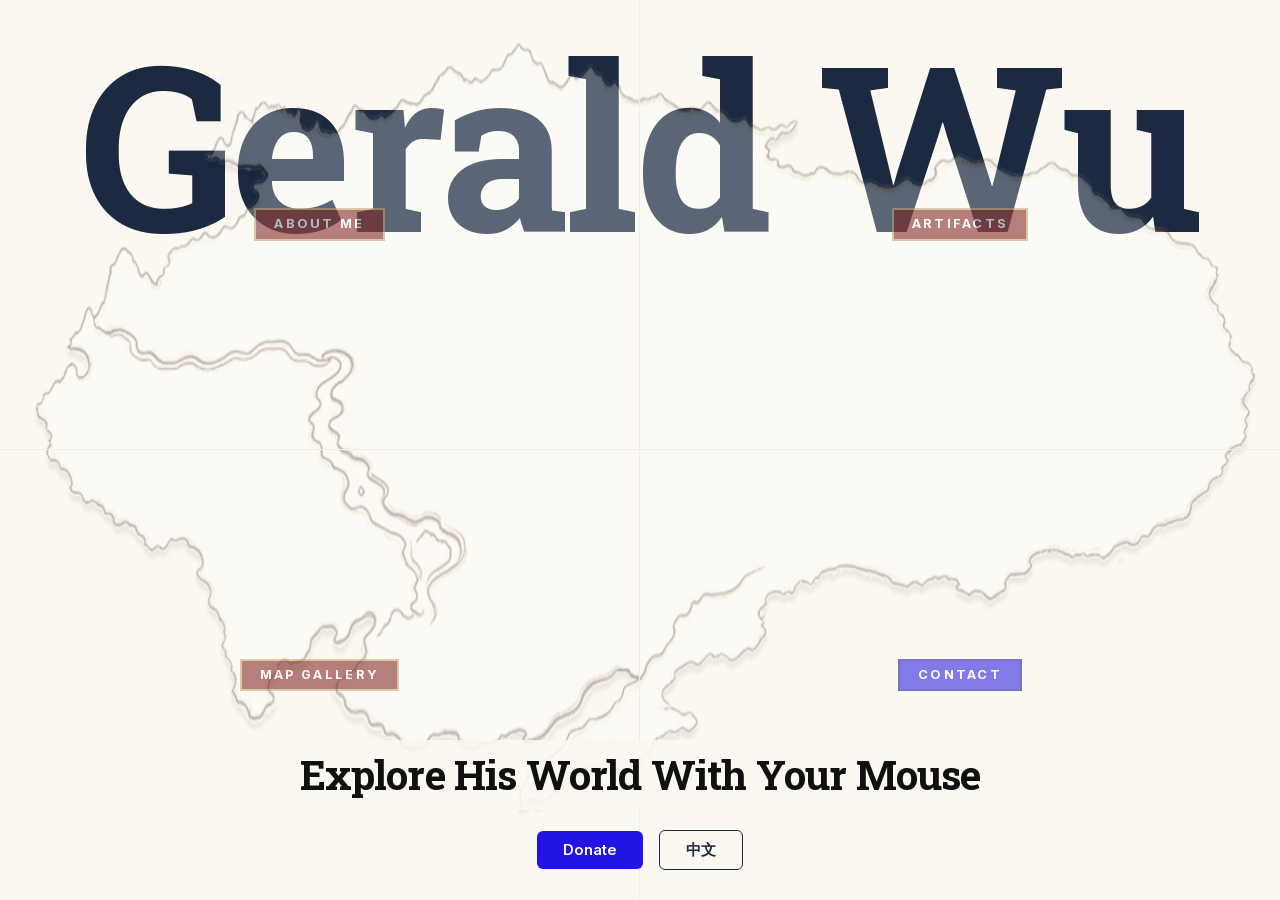
<file: index.html>
<!DOCTYPE html>
<html lang="en">
<head>
  <meta charset="UTF-8">
  <meta name="viewport" content="width=device-width, initial-scale=1.0">
  <title data-i18n="doc.title.home">Republic of Gerald Wu — Explore His World</title>
  <meta name="description" content="An archive of alternate history maps, drama and documents — explore the world of Gerald Wu with your mouse.">
  <link rel="stylesheet" href="assets/fonts/fonts.css">
  <link rel="stylesheet" href="css/style.css">
  <script src="js/i18n.js?v=3" defer></script>
  <script src="js/main.js" defer></script>
</head>
<body class="page-home">

  <main class="hero">
    <!-- 超大名字层：压在地图下面 -->
    <div class="hero__name" aria-hidden="true">Gerald Wu</div>

    <!-- 四象限网格：每个象限是一个可 hover 的模块 -->
    <div class="hero__grid" role="navigation" aria-label="Site sections">

      <!-- 左上：About Me -->
      <a class="hero__zone hero__zone--tl" href="about.html" data-i18n-title="home.zone.about.title" data-i18n-desc="home.zone.about.desc" data-title="Republic of ABOUT ME" data-desc="The person behind the map. A student at Moonshot Academy with a wide range of interests — history, writing, drama, and whatever I happen to discover next.">
        <span class="hero__zone-label" data-i18n="home.zone.about">About Me</span>
      </a>

      <!-- 右上：Artifacts -->
      <a class="hero__zone hero__zone--tr" href="artifacts.html" data-i18n-title="home.zone.artifacts.title" data-i18n-desc="home.zone.artifacts.desc" data-title="Republic of ARTIFACTS" data-desc="A growing collection of things I've made — maps, stage plays, and documents from worlds that never were.">
        <span class="hero__zone-label" data-i18n="home.zone.artifacts">Artifacts</span>
      </a>

      <!-- 左下：Map Gallery -->
      <a class="hero__zone hero__zone--bl" href="maps.html" data-i18n-title="home.zone.maps.title" data-i18n-desc="home.zone.maps.desc" data-title="State of MAP-GALLERY" data-desc="Alternate history maps. Imagined borders, countries, and timelines across different worlds — created since 2024.">
        <span class="hero__zone-label" data-i18n="home.zone.maps">Map Gallery</span>
      </a>

      <!-- 右下：Contact → Ask Me 页面 -->
      <a class="hero__zone hero__zone--br" href="ask.html" data-i18n-title="home.zone.contact.title" data-i18n-desc="home.zone.contact.desc" data-title="Contact & Ask Me" data-desc="Questions, map ideas, or a book request? Come and tell me — I'll answer.">
        <span class="hero__zone-label" data-i18n="home.zone.contact">Contact</span>
      </a>

    </div>

    <!-- hover 浮窗 -->
    <div class="hero__tooltip" data-tooltip aria-hidden="true">
      <div class="hero__tooltip-title" data-tooltip-title></div>
      <div class="hero__tooltip-desc" data-tooltip-desc></div>
      <div class="hero__tooltip-hint" data-i18n="home.tooltip.hint">Click to enter →</div>
    </div>

    <!-- 底部标题与 Donate / 语言切换 -->
    <div class="shell hero__inner">
      <h1 class="hero__title" data-i18n="home.title">Explore His World With Your Mouse</h1>
      <div class="hero__actions">
        <button class="btn btn--donate" type="button" data-donate data-i18n="home.donate">Donate</button>
        <button class="btn btn--outline" type="button" data-lang-toggle>中文</button>
      </div>
    </div>
  </main>

  <!-- Donate 对话框 -->
  <dialog class="note-card donate-card" data-donate-dialog aria-labelledby="donate-title">
    <div class="donate-card__text">
      <h2 id="donate-title" data-i18n="home.dialog.title">No donation needed.</h2>
      <p data-i18n="home.dialog.body">This is a student archive — the only currency it accepts is your curiosity.
         Click the map, wander around, and tell me which world we should build next.</p>
      <div class="donate-card__qr-wrap">
        <img class="donate-card__qr" src="assets/收款码.jpg" alt="WeChat Pay QR code">
        <div class="donate-card__qr-label" data-i18n="home.dialog.qr.hint">Scan with WeChat to support</div>
      </div>
    </div>
    <form method="dialog" class="donate-card__actions">
      <button class="btn" type="submit" data-i18n="home.dialog.back">Back to the map</button>
    </form>
  </dialog>

</body>
</html>
</file>
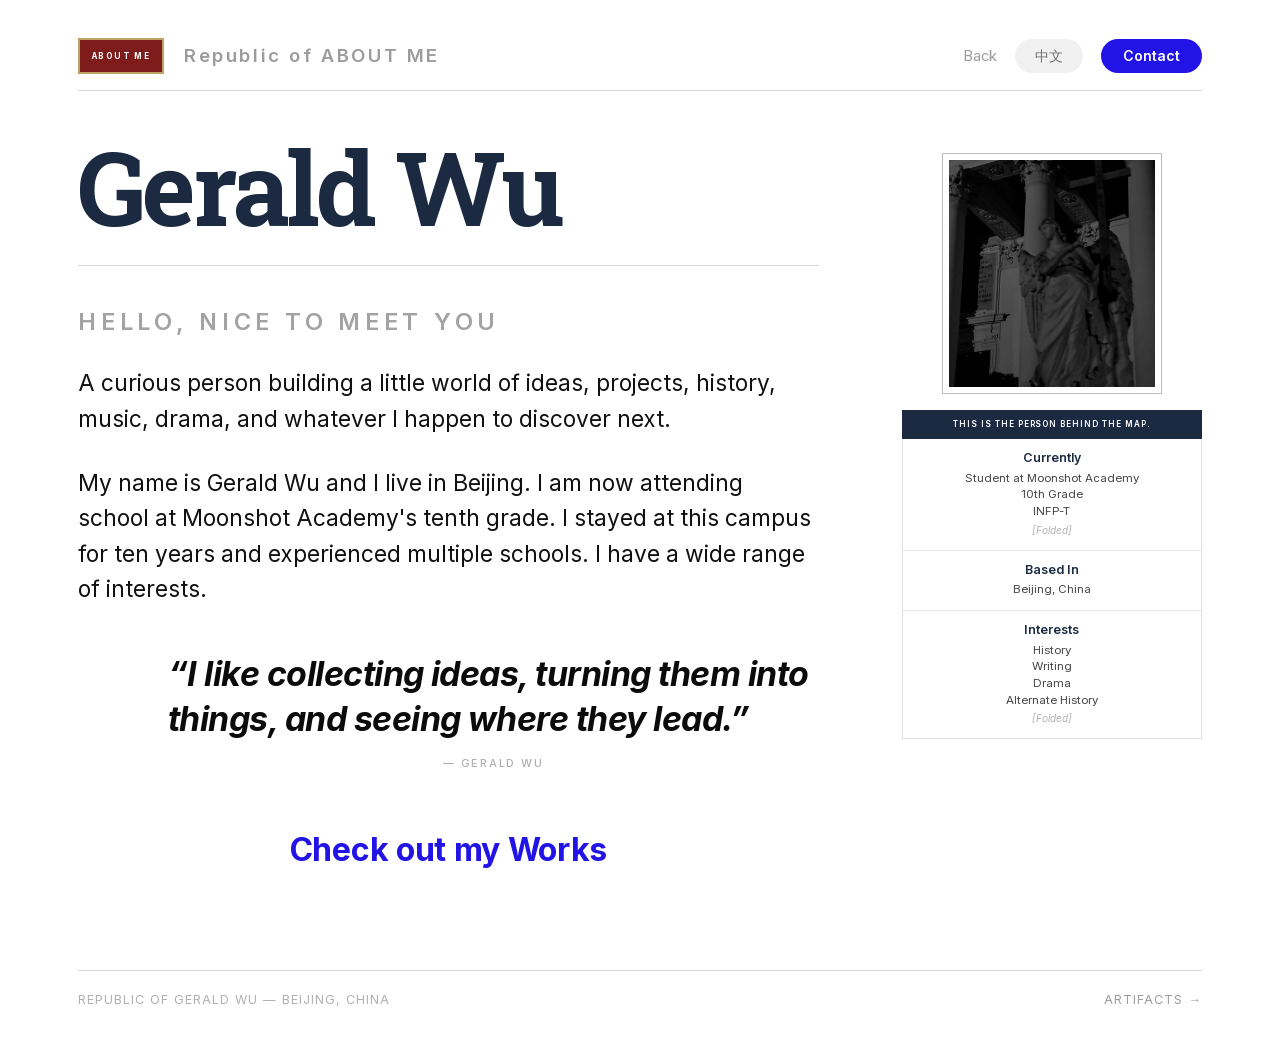
<file: about.html>
<!DOCTYPE html>
<html lang="en">
<head>
  <meta charset="UTF-8">
  <meta name="viewport" content="width=device-width, initial-scale=1.0">
  <title data-i18n="doc.title.about">About Me — Republic of Gerald Wu</title>
  <meta name="description" content="Gerald Wu — a curious person building a little world of ideas, projects, history, music and drama.">
  <link rel="stylesheet" href="assets/fonts/fonts.css">
  <link rel="stylesheet" href="css/style.css">
  <script src="js/i18n.js?v=3" defer></script>
  <script src="js/main.js" defer></script>
</head>
<body>

  <div class="shell">
    <header class="site-header">
      <a class="brand" href="index.html">
        <span class="stamp" data-i18n="about.stamp">About Me</span>
        <span class="brand__name" data-i18n="about.brand">Republic of ABOUT ME</span>
      </a>
      <nav class="site-nav" aria-label="Page">
        <a class="site-nav__link" href="index.html" data-i18n="nav.back">Back</a>
        <button class="pill" type="button" data-lang-toggle>中文</button>
        <a class="btn" href="mailto:geraldwu@moonshotacademy.cn" data-i18n="nav.contact">Contact</a>
      </nav>
    </header>

    <main class="about">
      <article>
        <h1 class="about__name">Gerald Wu</h1>

        <p class="about__eyebrow" data-i18n="about.eyebrow">Hello, nice to meet you</p>

        <p class="about__copy" data-i18n="about.intro">
          A curious person building a little world of ideas, projects, history,
          music, drama, and whatever I happen to discover next.
        </p>
        <p class="about__copy" data-i18n="about.bio">
          My name is Gerald Wu and I live in Beijing. I am now attending school
          at Moonshot Academy's tenth grade. I stayed at this campus for ten
          years and experienced multiple schools. I have a wide range of
          interests.
        </p>

        <blockquote class="about__quote">
          <span data-i18n="about.quote">&ldquo;I like collecting ideas, turning them into things, and
          seeing where they lead.&rdquo;</span>
          <cite>— Gerald Wu</cite>
        </blockquote>

        <a class="about__works" href="artifacts.html" data-i18n="about.works">Check out my Works</a>
      </article>

      <aside class="profile" aria-label="Personal details">
        <figure class="profile__frame">
          <img class="profile__photo" src="assets/images/portrait.jpg"
               alt="Black and white photograph of two classical marble statues">
        </figure>
        <p class="profile__caption" data-i18n="about.caption">This is the person behind the map.</p>

        <div class="info">
          <div class="info__row">
            <div class="info__label" data-i18n="about.info.currently">Currently</div>
            <div class="info__text" data-i18n-html="about.info.currently.value">
              Student at Moonshot Academy<br>
              10th Grade<br>
              INFP-T
            </div>
            <div class="info__fold" data-i18n="about.info.fold">[Folded]</div>
          </div>
          <div class="info__row">
            <div class="info__label" data-i18n="about.info.basedin">Based In</div>
            <div class="info__text" data-i18n="about.info.basedin.value">Beijing, China</div>
          </div>
          <div class="info__row">
            <div class="info__label" data-i18n="about.info.interests">Interests</div>
            <div class="info__text" data-i18n-html="about.info.interests.value">
              History<br>
              Writing<br>
              Drama<br>
              Alternate History
            </div>
            <div class="info__fold" data-i18n="about.info.fold">[Folded]</div>
          </div>
        </div>
      </aside>
    </main>

    <footer class="site-footer">
      <span data-i18n="footer.republic">Republic of Gerald Wu &mdash; Beijing, China</span>
      <a href="artifacts.html" data-i18n="footer.artifacts">Artifacts &rarr;</a>
    </footer>
  </div>

</body>
</html>
</file>
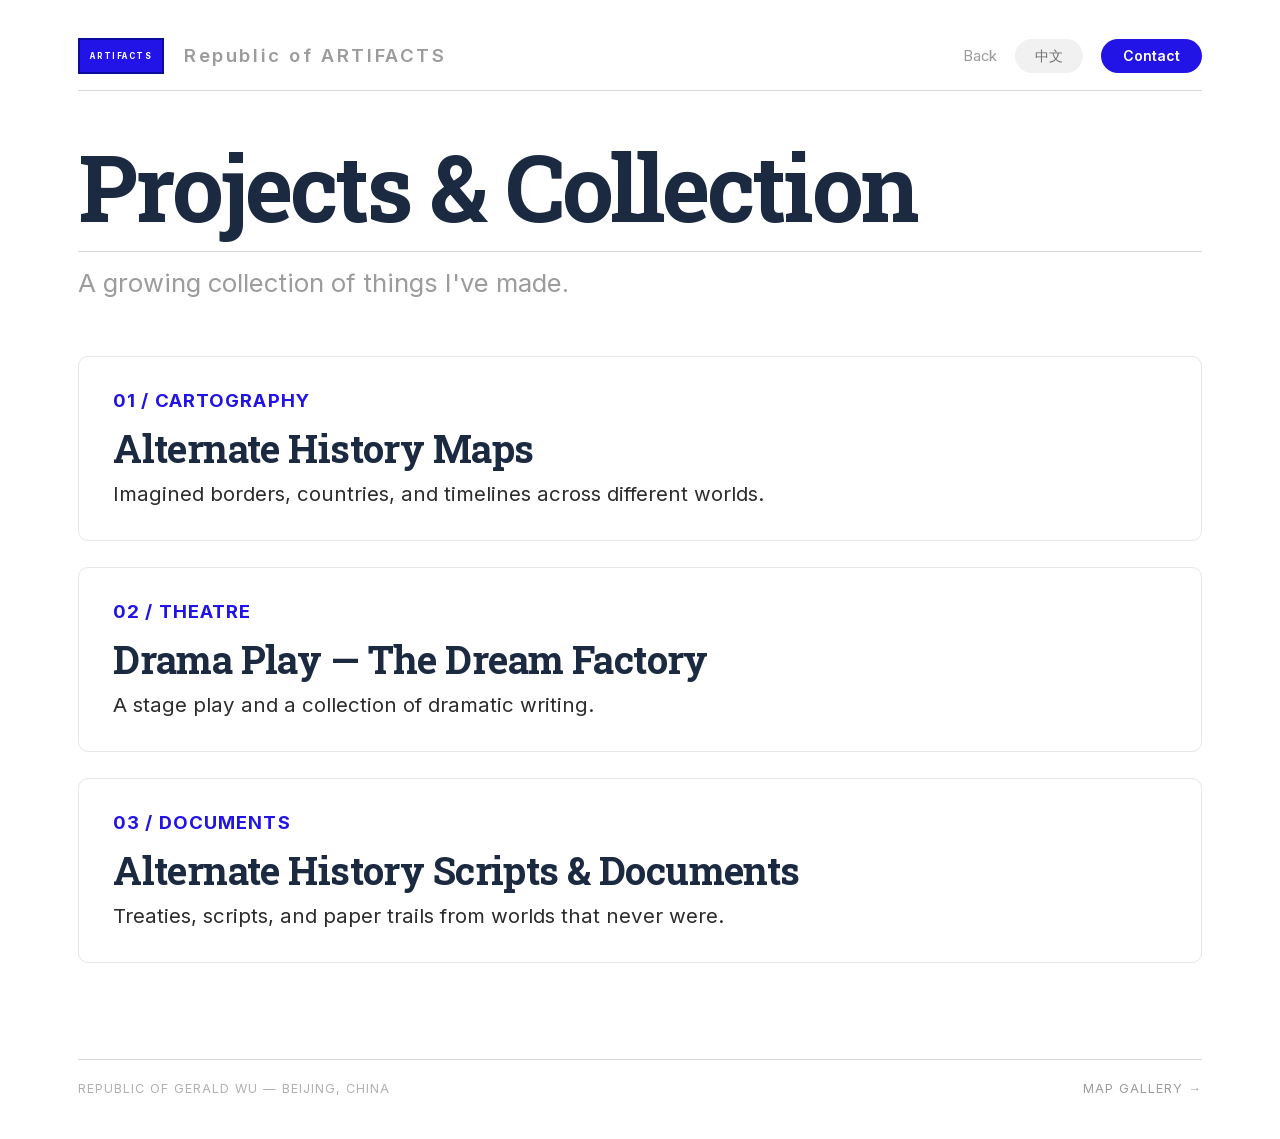
<file: artifacts.html>
<!DOCTYPE html>
<html lang="en">
<head>
  <meta charset="UTF-8">
  <meta name="viewport" content="width=device-width, initial-scale=1.0">
  <title data-i18n="doc.title.artifacts">Artifacts — Republic of ARTIFACTS</title>
  <meta name="description" content="A growing collection of things Gerald Wu has made: alternate history maps, drama, scripts and documents.">
  <link rel="stylesheet" href="assets/fonts/fonts.css">
  <link rel="stylesheet" href="css/style.css">
  <script src="js/i18n.js?v=3" defer></script>
  <script src="js/main.js" defer></script>
</head>
<body>

  <div class="shell">
    <header class="site-header">
      <a class="brand" href="index.html">
        <span class="stamp stamp--blue" data-i18n="artifacts.stamp">Artifacts</span>
        <span class="brand__name" data-i18n="artifacts.brand">Republic of ARTIFACTS</span>
      </a>
      <nav class="site-nav" aria-label="Page">
        <a class="site-nav__link" href="about.html" data-i18n="nav.back">Back</a>
        <button class="pill" type="button" data-lang-toggle>中文</button>
        <a class="btn" href="mailto:geraldwu@moonshotacademy.cn" data-i18n="nav.contact">Contact</a>
      </nav>
    </header>

    <main>
      <section class="page-head">
        <h1 class="page-title" data-i18n="artifacts.title">Projects &amp; Collection</h1>
        <p class="page-sub" data-i18n="artifacts.sub">A growing collection of things I've made.</p>
      </section>

      <section class="card-grid" aria-label="Projects">

        <a class="card" href="maps.html">
          <span class="card__num" data-i18n="artifacts.card1.num">01 / Cartography</span>
          <h2 class="card__title" data-i18n="artifacts.card1.title">Alternate History Maps</h2>
          <p class="card__desc" data-i18n="artifacts.card1.desc">Imagined borders, countries, and timelines across different worlds.</p>
        </a>

        <article class="card">
          <span class="card__num" data-i18n="artifacts.card2.num">02 / Theatre</span>
          <h2 class="card__title" data-i18n="artifacts.card2.title">Drama Play — The Dream Factory</h2>
          <p class="card__desc" data-i18n="artifacts.card2.desc">A stage play and a collection of dramatic writing.</p>
        </article>

        <article class="card">
          <span class="card__num" data-i18n="artifacts.card3.num">03 / Documents</span>
          <h2 class="card__title" data-i18n="artifacts.card3.title">Alternate History Scripts &amp; Documents</h2>
          <p class="card__desc" data-i18n="artifacts.card3.desc">Treaties, scripts, and paper trails from worlds that never were.</p>
        </article>

      </section>
    </main>

    <footer class="site-footer">
      <span data-i18n="footer.republic">Republic of Gerald Wu &mdash; Beijing, China</span>
      <a href="maps.html" data-i18n="footer.mapgallery">Map gallery &rarr;</a>
    </footer>
  </div>

</body>
</html>
</file>
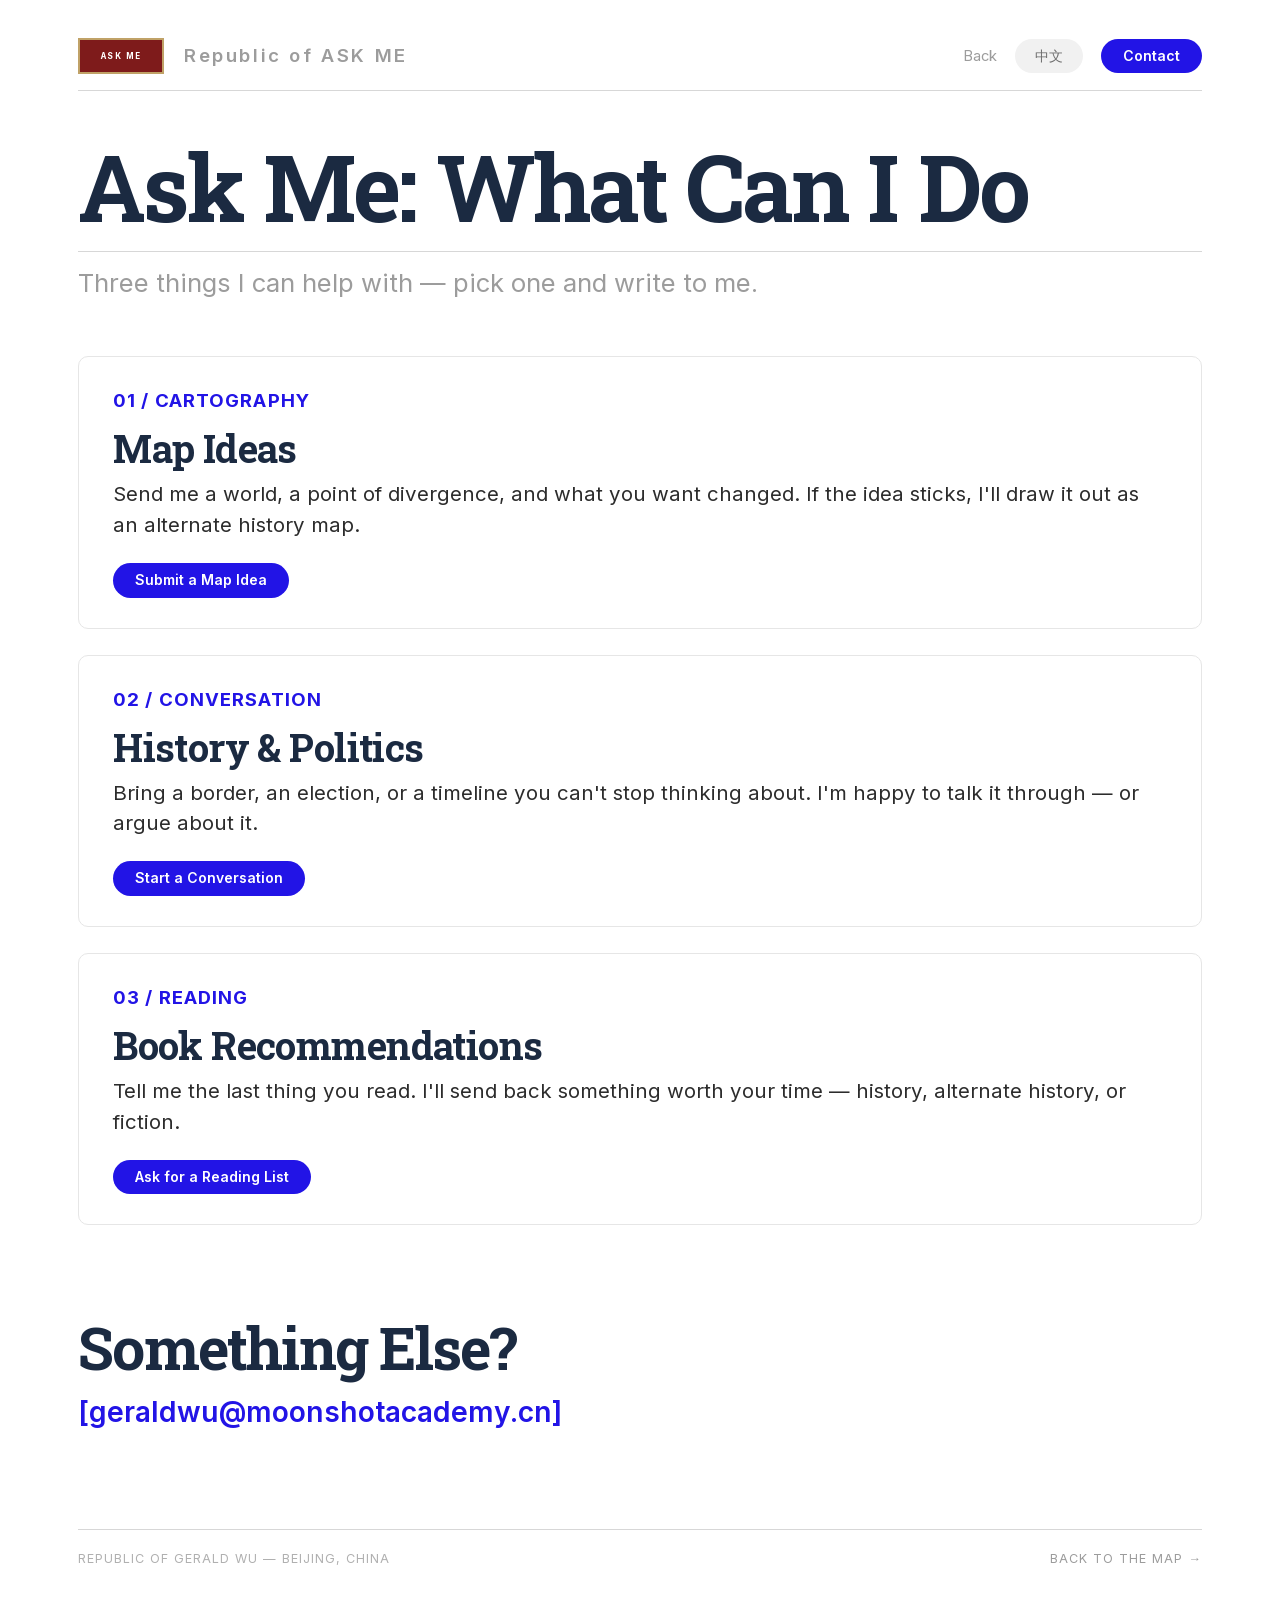
<file: ask.html>
<!DOCTYPE html>
<html lang="en">
<head>
  <meta charset="UTF-8">
  <meta name="viewport" content="width=device-width, initial-scale=1.0">
  <title data-i18n="doc.title.ask">Ask Me: What Can I Do — Republic of ASK ME</title>
  <meta name="description" content="Three things Gerald Wu can help with — alternate history map commissions, conversations about history and politics, and book recommendations.">
  <link rel="stylesheet" href="assets/fonts/fonts.css">
  <link rel="stylesheet" href="css/style.css">
  <script src="js/i18n.js?v=3" defer></script>
  <script src="js/main.js" defer></script>
</head>
<body>

  <div class="shell">
    <header class="site-header">
      <a class="brand" href="index.html">
        <span class="stamp" data-i18n="ask.stamp">Ask Me</span>
        <span class="brand__name" data-i18n="ask.brand">Republic of ASK ME</span>
      </a>
      <nav class="site-nav" aria-label="Page">
        <a class="site-nav__link" href="index.html" data-i18n="nav.back">Back</a>
        <button class="pill" type="button" data-lang-toggle>中文</button>
        <a class="btn" href="mailto:geraldwu@moonshotacademy.cn" data-i18n="nav.contact">Contact</a>
      </nav>
    </header>

    <main>
      <section class="page-head">
        <h1 class="page-title" data-i18n="ask.title">Ask Me: What Can I Do</h1>
        <p class="page-sub" data-i18n="ask.sub">Three things I can help with — pick one and write to me.</p>
      </section>

      <section class="card-grid" aria-label="Ways I can help">

        <article class="card">
          <span class="card__num" data-i18n="ask.card1.num">01 / Cartography</span>
          <h2 class="card__title" data-i18n="ask.card1.title">Map Ideas</h2>
          <p class="card__desc" data-i18n="ask.card1.desc">Send me a world, a point of divergence, and what you want changed. If the idea sticks, I'll draw it out as an alternate history map.</p>
          <button class="btn card__cta" type="button" data-ask="map" data-i18n="ask.card1.cta">Submit a Map Idea</button>
        </article>

        <article class="card">
          <span class="card__num" data-i18n="ask.card2.num">02 / Conversation</span>
          <h2 class="card__title" data-i18n="ask.card2.title">History &amp; Politics</h2>
          <p class="card__desc" data-i18n="ask.card2.desc">Bring a border, an election, or a timeline you can't stop thinking about. I'm happy to talk it through — or argue about it.</p>
          <button class="btn card__cta" type="button" data-ask="talk" data-i18n="ask.card2.cta">Start a Conversation</button>
        </article>

        <article class="card">
          <span class="card__num" data-i18n="ask.card3.num">03 / Reading</span>
          <h2 class="card__title" data-i18n="ask.card3.title">Book Recommendations</h2>
          <p class="card__desc" data-i18n="ask.card3.desc">Tell me the last thing you read. I'll send back something worth your time — history, alternate history, or fiction.</p>
          <button class="btn card__cta" type="button" data-ask="books" data-i18n="ask.card3.cta">Ask for a Reading List</button>
        </article>

      </section>

      <section class="collection">
        <h2 class="collection__title" data-i18n="ask.collection.title">Something Else?</h2>
        <a class="collection__link" href="mailto:geraldwu@moonshotacademy.cn">[geraldwu@moonshotacademy.cn]</a>
      </section>
    </main>

    <footer class="site-footer">
      <span data-i18n="footer.republic">Republic of Gerald Wu &mdash; Beijing, China</span>
      <a href="index.html" data-i18n="footer.backtomap">Back to the map &rarr;</a>
    </footer>
  </div>

  <!-- 01. 投稿地图 Idea -->
  <dialog class="note-card note-card--form" data-ask-dialog="map" aria-labelledby="ask-map-title">
    <h2 id="ask-map-title" data-i18n="ask.map.title">Submit a Map Idea</h2>
    <p data-i18n="ask.map.body">Fill this in and it will open your mail app with the idea ready to send. I'll reply if it's something I can draw.</p>
    <form class="ask-form" data-ask-form data-subject="Map idea" data-i18n-subject="ask.subject.map" data-subject-field="world">
      <div class="ask-form__field">
        <label class="ask-form__label" for="idea-name" data-i18n="ask.map.label.name">Your name</label>
        <input class="ask-form__input" id="idea-name" name="name" type="text" data-label="Name" data-i18n-datalabel="form.label.name" autocomplete="name">
      </div>
      <div class="ask-form__field">
        <label class="ask-form__label" for="idea-world" data-i18n="ask.map.label.world">The world / period</label>
        <input class="ask-form__input" id="idea-world" name="world" type="text" data-label="World / period" data-i18n-datalabel="form.label.world" placeholder="e.g. 1930s Europe, or a world with no oceans" data-i18n-placeholder="ask.map.ph.world" required>
      </div>
      <div class="ask-form__field">
        <label class="ask-form__label" for="idea-change" data-i18n="ask.map.label.change">What changes?</label>
        <textarea class="ask-form__textarea" id="idea-change" name="idea" data-label="What changes" data-i18n-datalabel="form.label.change" placeholder="The point of divergence, the borders you imagine, anything you already have in mind." data-i18n-placeholder="ask.map.ph.change" required></textarea>
      </div>
      <div class="ask-form__actions">
        <button class="btn" type="submit" data-i18n="ask.form.send">Send by Email</button>
        <button class="btn btn--outline" type="button" data-close data-i18n="ask.form.cancel">Cancel</button>
      </div>
    </form>
  </dialog>

  <!-- 02. 聊历史与政治 -->
  <dialog class="note-card note-card--form" data-ask-dialog="talk" aria-labelledby="ask-talk-title">
    <h2 id="ask-talk-title" data-i18n="ask.talk.title">Let's Talk History &amp; Politics</h2>
    <p data-i18n="ask.talk.body">Tell me the topic and what you think. When you send, your mail app will open with the message ready to go.</p>
    <form class="ask-form" data-ask-form data-subject="History &amp; Politics" data-i18n-subject="ask.subject.talk" data-subject-field="topic">
      <div class="ask-form__field">
        <label class="ask-form__label" for="talk-name" data-i18n="ask.talk.label.name">Your name</label>
        <input class="ask-form__input" id="talk-name" name="name" type="text" data-label="Name" data-i18n-datalabel="form.label.name" autocomplete="name">
      </div>
      <div class="ask-form__field">
        <label class="ask-form__label" for="talk-topic" data-i18n="ask.talk.label.topic">The topic</label>
        <input class="ask-form__input" id="talk-topic" name="topic" type="text" data-label="Topic" data-i18n-datalabel="form.label.topic" placeholder="e.g. the borders of post-war Europe" data-i18n-placeholder="ask.talk.ph.topic" required>
      </div>
      <div class="ask-form__field">
        <label class="ask-form__label" for="talk-take" data-i18n="ask.talk.label.take">What you want to say</label>
        <textarea class="ask-form__textarea" id="talk-take" name="take" data-label="Message" data-i18n-datalabel="form.label.message" placeholder="A question, a timeline, or an opinion you want tested." data-i18n-placeholder="ask.talk.ph.take" required></textarea>
      </div>
      <div class="ask-form__actions">
        <button class="btn" type="submit" data-i18n="ask.form.send">Send by Email</button>
        <button class="btn btn--outline" type="button" data-close data-i18n="ask.form.cancel">Cancel</button>
      </div>
    </form>
  </dialog>

  <!-- 03. 推荐书 -->
  <dialog class="note-card" data-ask-dialog="books" aria-labelledby="ask-books-title">
    <h2 id="ask-books-title" data-i18n="ask.books.title">A Reading List</h2>
    <p data-i18n="ask.books.body">Three to start with. Tell me what you've read and I'll tailor the next ones.</p>
    <ul class="reading-list">
      <li>
        <strong data-i18n="ask.books.book1.title">The Forest in Full Bloom</strong>
        <span data-i18n="ask.books.book1.desc">Yukio Mishima — his first published work, a meditation on beauty and death, written at sixteen.</span>
      </li>
      <li>
        <strong data-i18n="ask.books.book2.title">The Wisdom of Life</strong>
        <span data-i18n="ask.books.book2.desc">Arthur Schopenhauer — essays on how to live well in a world that rarely cooperates.</span>
      </li>
      <li>
        <strong data-i18n="ask.books.book3.title">Hell's Cartel</strong>
        <span data-i18n="ask.books.book3.desc">Diarmuid Jeffreys — IG Farben and the making of Hitler's war machine.</span>
      </li>
    </ul>
    <div class="note-card__actions">
      <a class="btn" href="mailto:geraldwu@moonshotacademy.cn?subject=Book%20Recommendation" data-i18n="ask.books.cta">Ask for a Tailored List</a>
      <button class="btn btn--outline" type="button" data-close data-i18n="ask.books.cancel">Cancel</button>
    </div>
  </dialog>

</body>
</html>
</file>
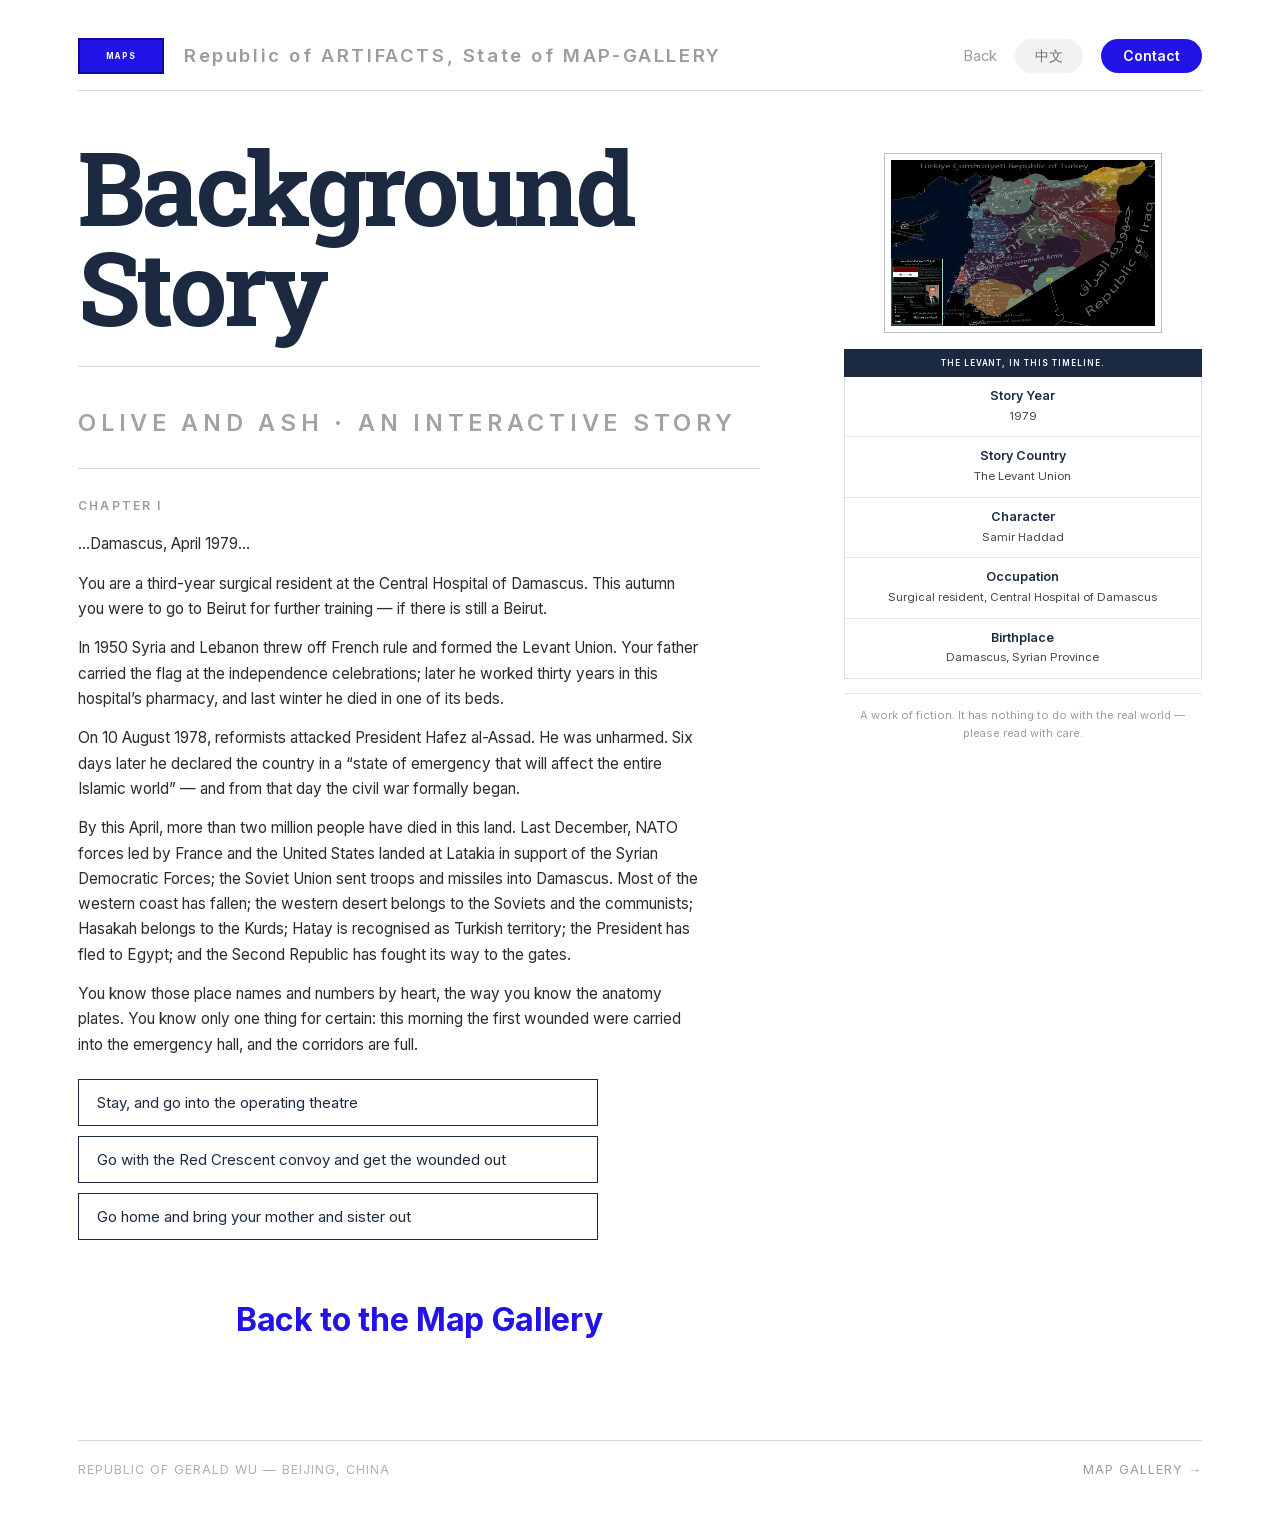
<file: map-levant.html>
<!DOCTYPE html>
<html lang="en">
<head>
  <meta charset="UTF-8">
  <meta name="viewport" content="width=device-width, initial-scale=1.0">
  <title data-i18n="doc.title.levant">The Levant Union — State of MAP-GALLERY</title>
  <meta name="description" content="An interactive story set in the world of the alternate history map of the Levant Union — 1979.">
  <link rel="stylesheet" href="assets/fonts/fonts.css">
  <link rel="stylesheet" href="css/style.css">
  <script src="js/i18n.js?v=6" defer></script>
  <script src="js/story-levant.js" defer></script>
  <script src="js/story.js" defer></script>
</head>
<body>

  <div class="shell">
    <header class="site-header">
      <a class="brand" href="index.html">
        <span class="stamp stamp--blue" data-i18n="levant.stamp">Maps</span>
        <span class="brand__name" data-i18n="maps.brand">Republic of ARTIFACTS, State of MAP-GALLERY</span>
      </a>
      <nav class="site-nav" aria-label="Page">
        <a class="site-nav__link" href="maps.html" data-i18n="nav.back">Back</a>
        <button class="pill" type="button" data-lang-toggle>中文</button>
        <a class="btn" href="mailto:geraldwu@moonshotacademy.cn" data-i18n="nav.contact">Contact</a>
      </nav>
    </header>

    <main class="about about--story">
      <article class="story-game" data-story-game>
        <h1 class="about__name" data-i18n="levant.title">Background Story</h1>

        <p class="about__eyebrow" data-i18n="levant.eyebrow">Olive and Ash &middot; An Interactive Story</p>

        <div class="story-game__screen" data-story-screen aria-live="polite">
          <div class="story-game__choices" data-story-choices></div>
        </div>

        <a class="about__works" href="maps.html" data-i18n="levant.back">Back to the Map Gallery</a>
      </article>

      <aside class="profile" aria-label="Map details">
        <figure class="profile__frame">
          <img class="profile__photo profile__photo--map" src="assets/images/map-levant.png"
               alt="Alternate history map of the Levant Union in civil war">
        </figure>
        <p class="profile__caption" data-i18n="levant.caption">The Levant, in this timeline.</p>

        <div class="info">
          <div class="info__row">
            <div class="info__label" data-i18n="levant.info.year">Story Year</div>
            <div class="info__text" data-i18n="levant.info.year.value">1979</div>
          </div>
          <div class="info__row">
            <div class="info__label" data-i18n="levant.info.country">Story Country</div>
            <div class="info__text" data-i18n="levant.info.country.value">The Levant Union</div>
          </div>
          <div class="info__row">
            <div class="info__label" data-i18n="levant.info.character">Character</div>
            <div class="info__text" data-i18n="levant.info.character.value">Samir Haddad</div>
          </div>
          <div class="info__row">
            <div class="info__label" data-i18n="levant.info.job">Occupation</div>
            <div class="info__text" data-i18n="levant.info.job.value">Surgical resident, Central Hospital of Damascus</div>
          </div>
          <div class="info__row">
            <div class="info__label" data-i18n="levant.info.birthplace">Birthplace</div>
            <div class="info__text" data-i18n="levant.info.birthplace.value">Damascus, Syrian Province</div>
          </div>
        </div>

        <p class="story-note" data-i18n="story.disclaimer">A work of fiction. It has nothing to do with the real world — please read with care.</p>
      </aside>
    </main>

    <footer class="site-footer">
      <span data-i18n="footer.republic">Republic of Gerald Wu &mdash; Beijing, China</span>
      <a href="maps.html" data-i18n="footer.mapgallery">Map Gallery &rarr;</a>
    </footer>
  </div>

</body>
</html>
</file>
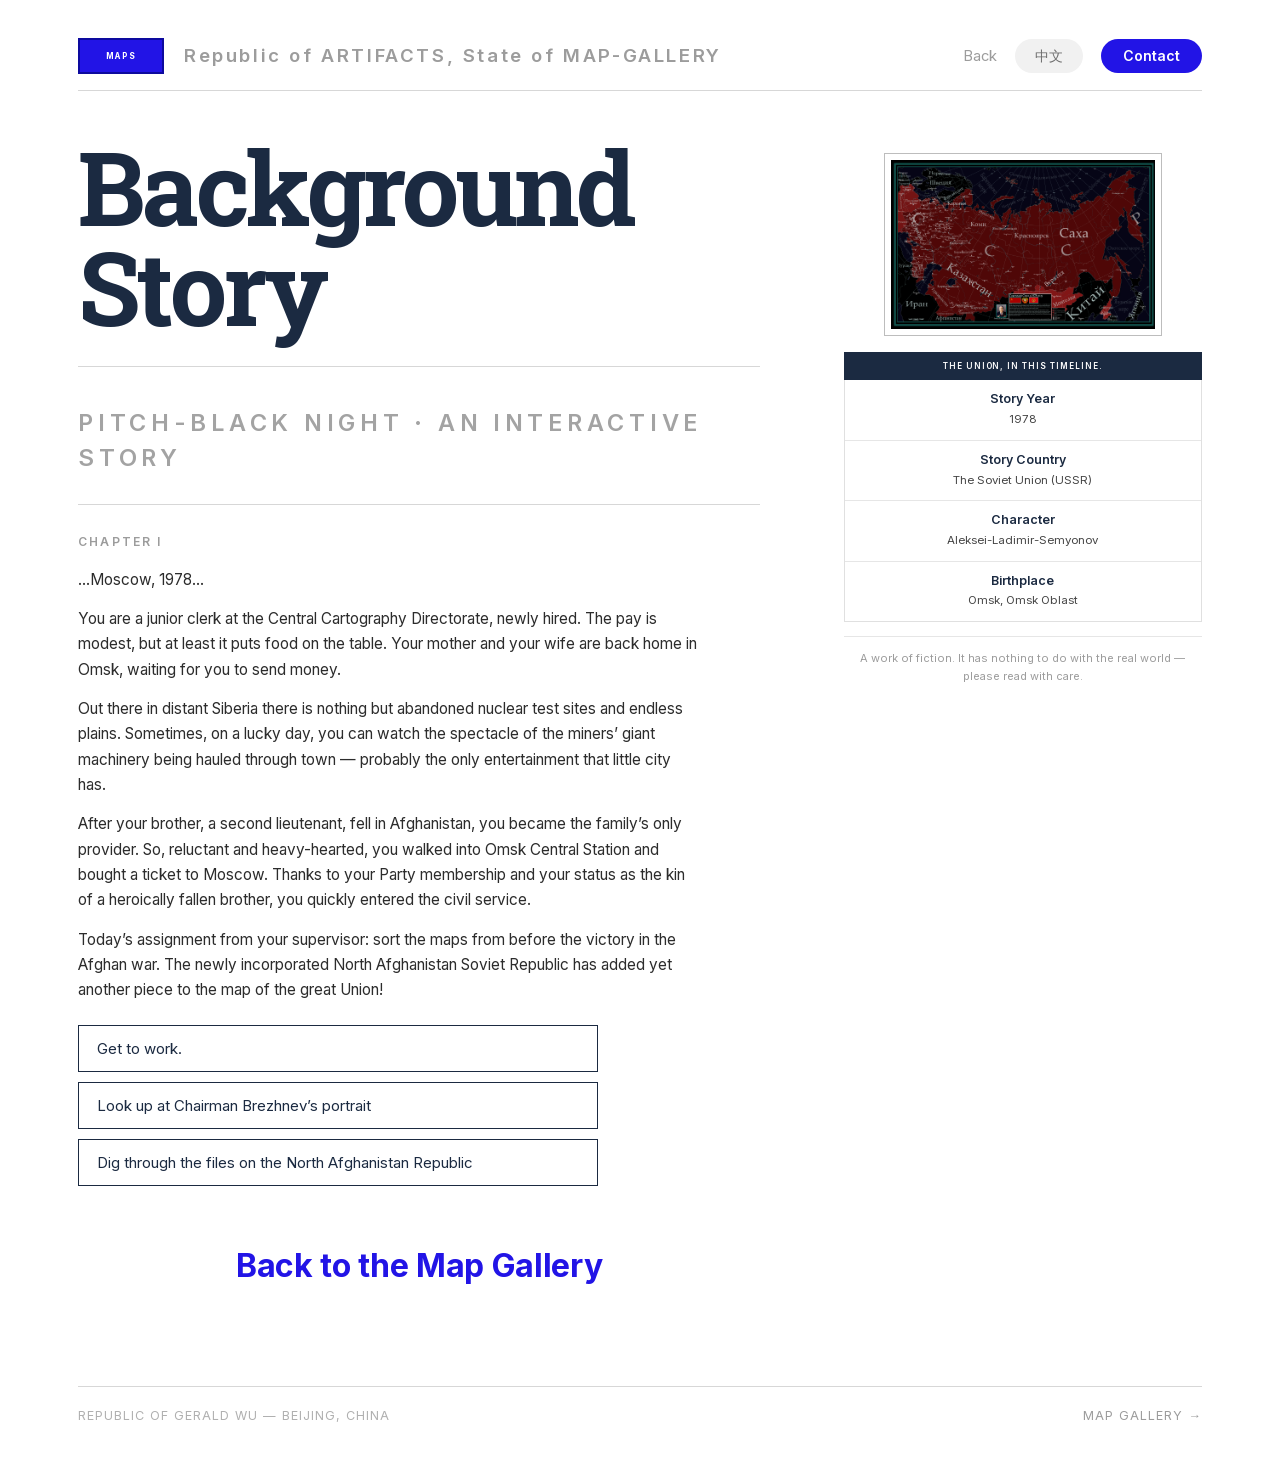
<file: map-soviet.html>
<!DOCTYPE html>
<html lang="en">
<head>
  <meta charset="UTF-8">
  <meta name="viewport" content="width=device-width, initial-scale=1.0">
  <title data-i18n="doc.title.soviet">The Soviet Union — State of MAP-GALLERY</title>
  <meta name="description" content="An interactive story set in the world of the alternate history map of the Soviet Union — 1978.">
  <link rel="stylesheet" href="assets/fonts/fonts.css">
  <link rel="stylesheet" href="css/style.css">
  <script src="js/i18n.js?v=5" defer></script>
  <script src="js/story.js" defer></script>
</head>
<body>

  <div class="shell">
    <header class="site-header">
      <a class="brand" href="index.html">
        <span class="stamp stamp--blue" data-i18n="soviet.stamp">Maps</span>
        <span class="brand__name" data-i18n="maps.brand">Republic of ARTIFACTS, State of MAP-GALLERY</span>
      </a>
      <nav class="site-nav" aria-label="Page">
        <a class="site-nav__link" href="maps.html" data-i18n="nav.back">Back</a>
        <button class="pill" type="button" data-lang-toggle>中文</button>
        <a class="btn" href="mailto:geraldwu@moonshotacademy.cn" data-i18n="nav.contact">Contact</a>
      </nav>
    </header>

    <main class="about about--story">
      <article class="story-game" data-story-game>
        <h1 class="about__name" data-i18n="soviet.title">Background Story</h1>

        <p class="about__eyebrow" data-i18n="soviet.eyebrow">Pitch-Black Night &middot; An Interactive Story</p>

        <div class="story-game__screen" data-story-screen aria-live="polite">
          <div class="story-game__choices" data-story-choices></div>
        </div>

        <a class="about__works" href="maps.html" data-i18n="soviet.back">Back to the Map Gallery</a>
      </article>

      <aside class="profile" aria-label="Map details">
        <figure class="profile__frame">
          <img class="profile__photo profile__photo--map" src="assets/images/map-soviet.png"
               alt="Dark alternate history map of the Soviet Union">
        </figure>
        <p class="profile__caption" data-i18n="soviet.caption">The Union, in this timeline.</p>

        <div class="info">
          <div class="info__row">
            <div class="info__label" data-i18n="soviet.info.year">Story Year</div>
            <div class="info__text" data-i18n="soviet.info.year.value">1978</div>
          </div>
          <div class="info__row">
            <div class="info__label" data-i18n="soviet.info.country">Story Country</div>
            <div class="info__text" data-i18n="soviet.info.country.value">The Soviet Union (USSR)</div>
          </div>
          <div class="info__row">
            <div class="info__label" data-i18n="soviet.info.character">Character</div>
            <div class="info__text" data-i18n="soviet.info.character.value">Aleksei-Ladimir-Semyonov</div>
          </div>
          <div class="info__row">
            <div class="info__label" data-i18n="soviet.info.birthplace">Birthplace</div>
            <div class="info__text" data-i18n="soviet.info.birthplace.value">Omsk, Omsk Oblast</div>
          </div>
        </div>

        <p class="story-note" data-i18n="story.disclaimer">A work of fiction. It has nothing to do with the real world — please read with care.</p>
      </aside>
    </main>

    <footer class="site-footer">
      <span data-i18n="footer.republic">Republic of Gerald Wu &mdash; Beijing, China</span>
      <a href="maps.html" data-i18n="footer.mapgallery">Map Gallery &rarr;</a>
    </footer>
  </div>

</body>
</html>
</file>
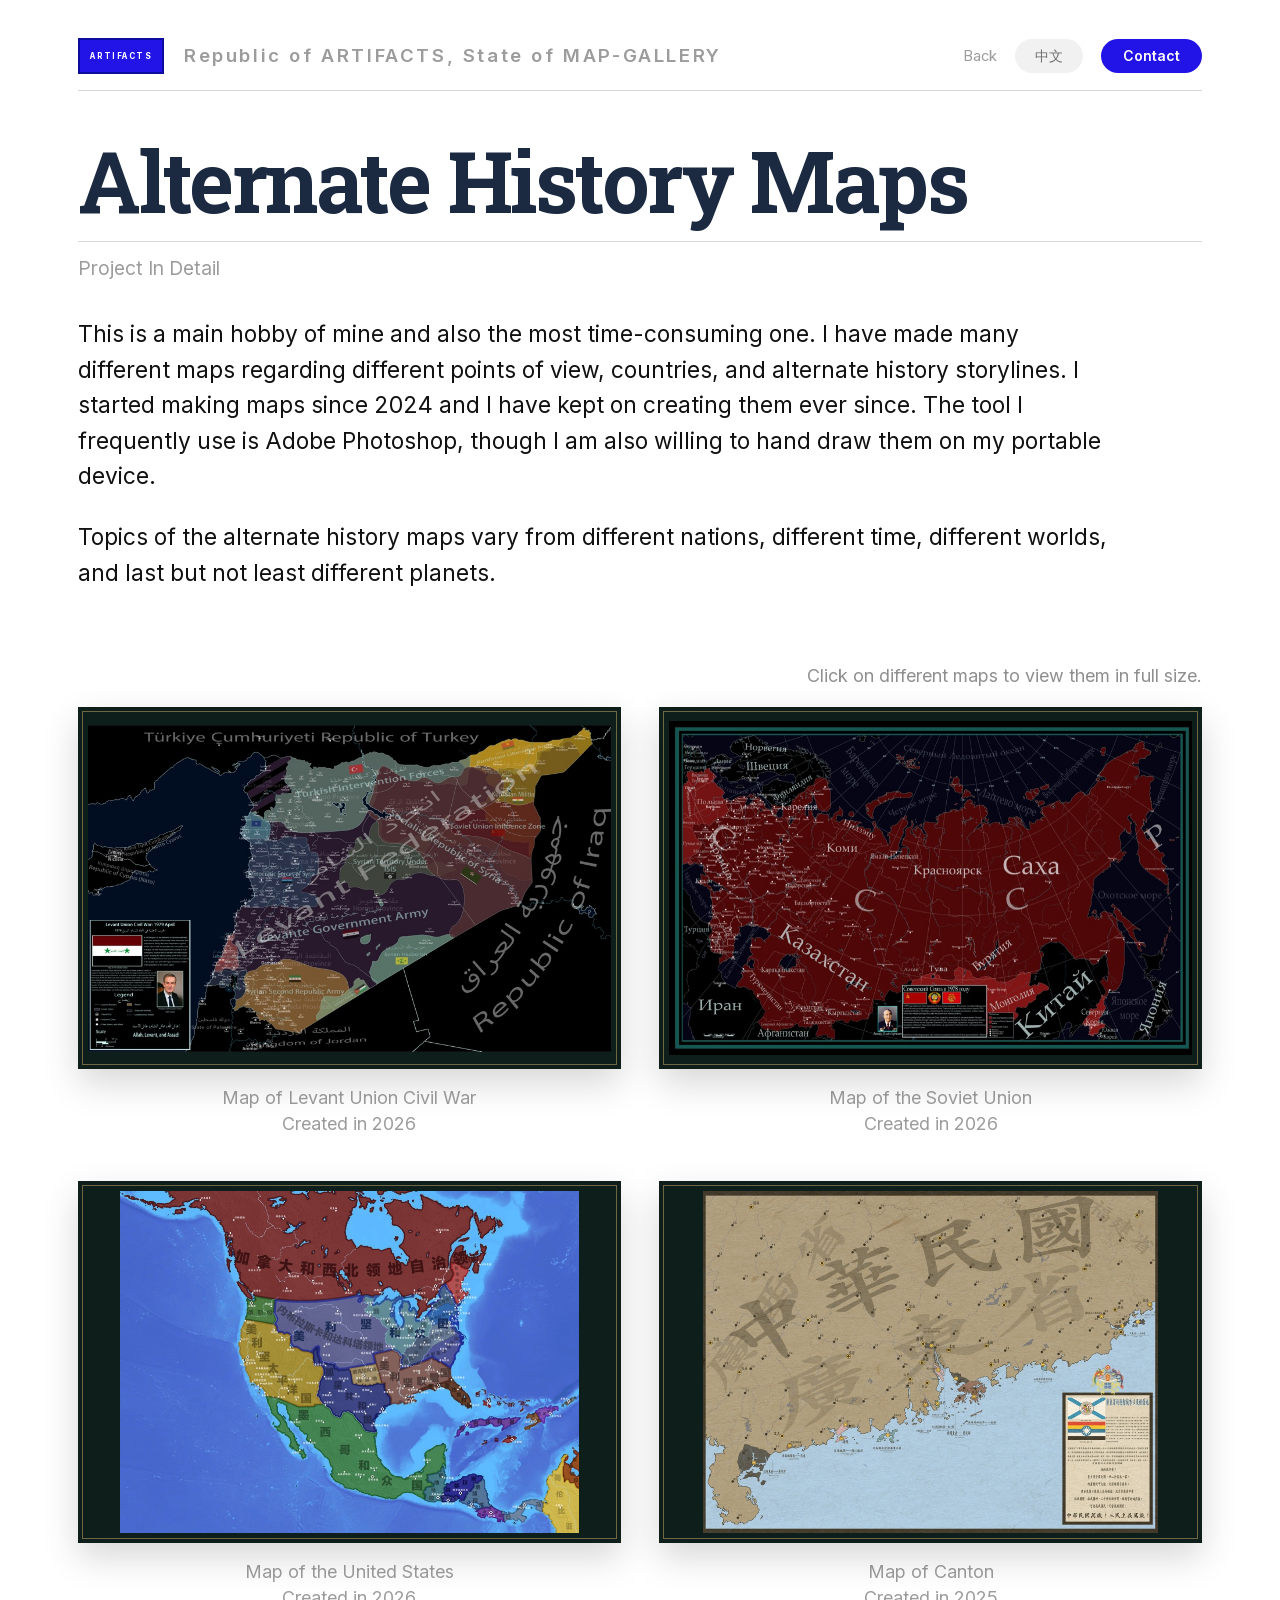
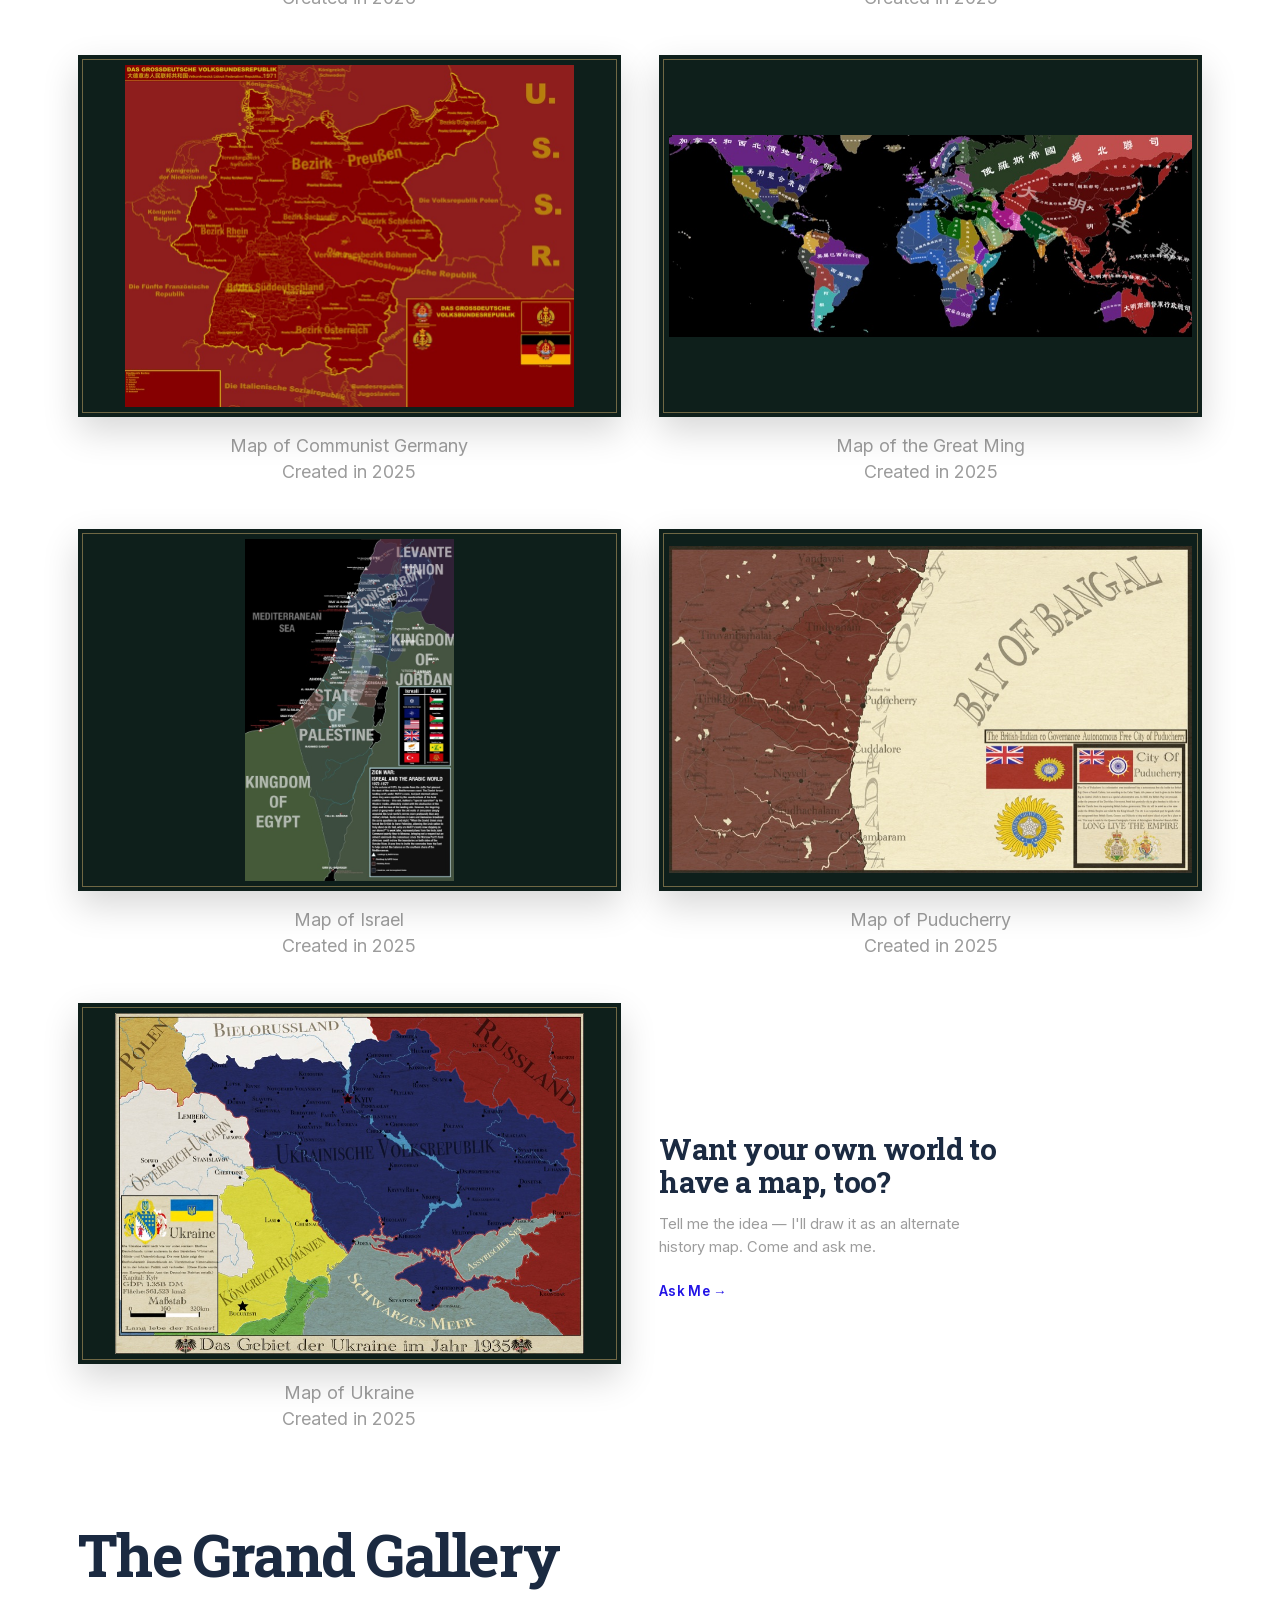
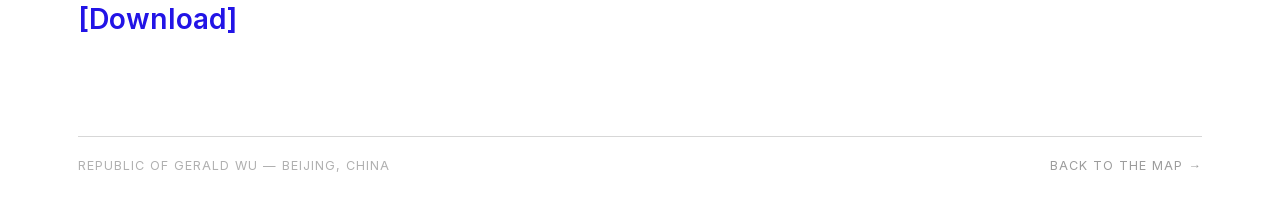
<file: maps.html>
<!DOCTYPE html>
<html lang="en">
<head>
  <meta charset="UTF-8">
  <meta name="viewport" content="width=device-width, initial-scale=1.0">
  <title data-i18n="doc.title.maps">Alternate History Maps — State of MAP-GALLERY</title>
  <meta name="description" content="Alternate history maps by Gerald Wu — the Levant Union Civil War, the Soviet Union and the United States, reimagined.">
  <link rel="stylesheet" href="assets/fonts/fonts.css">
  <link rel="stylesheet" href="css/style.css">
  <script src="js/i18n.js?v=3" defer></script>
  <script src="js/main.js" defer></script>
</head>
<body>

  <div class="shell">
    <header class="site-header">
      <a class="brand" href="index.html">
        <span class="stamp stamp--blue" data-i18n="artifacts.stamp">Artifacts</span>
        <span class="brand__name" data-i18n="maps.brand">Republic of ARTIFACTS, State of MAP-GALLERY</span>
      </a>
      <nav class="site-nav" aria-label="Page">
        <a class="site-nav__link" href="artifacts.html" data-i18n="nav.back">Back</a>
        <button class="pill" type="button" data-lang-toggle>中文</button>
        <a class="btn" href="mailto:geraldwu@moonshotacademy.cn" data-i18n="nav.contact">Contact</a>
      </nav>
    </header>

    <main>
      <section class="map-detail">
        <h1 class="map-detail__title" data-i18n="maps.title">Alternate History Maps</h1>
        <p class="map-detail__label" data-i18n="maps.label">Project In Detail</p>

        <p class="map-detail__copy" data-i18n="maps.copy1">
          This is a main hobby of mine and also the most time-consuming one. I
          have made many different maps regarding different points of view,
          countries, and alternate history storylines. I started making maps
          since 2024 and I have kept on creating them ever since. The tool I
          frequently use is Adobe Photoshop, though I am also willing to hand
          draw them on my portable device.
        </p>

        <p class="map-detail__copy" data-i18n="maps.copy2">
          Topics of the alternate history maps vary from different nations,
          different time, different worlds, and last but not least different
          planets.
        </p>
      </section>

      <section class="map-gallery" aria-label="Map gallery">
        <p class="map-gallery__note" data-i18n="maps.note">Click on different maps to view them in full size.</p>

        <div class="gallery">

          <figure class="map">
            <a class="map__link" href="assets/images/map-levant.png" data-lightbox
               data-more="map-levant.html"
               data-i18n-caption="maps.lightbox.levant"
               data-caption="Map of Levant Union Civil War — Created in 2026">
              <span class="map__frame">
                <img src="assets/images/thumbs/map-levant.jpg" loading="lazy"
                     alt="Map of the Levant Union Civil War showing Turkey, the Levant Federation, Iraq and Jordan">
              </span>
            </a>
            <figcaption class="map__caption" data-i18n-html="maps.caption.levant">
              Map of Levant Union Civil War<br>Created in 2026
            </figcaption>
          </figure>

          <figure class="map">
            <a class="map__link" href="assets/images/map-soviet.png" data-lightbox
               data-more="map-soviet.html"
               data-i18n-caption="maps.lightbox.soviet"
               data-caption="Map of the Soviet Union — Created in 2026">
              <span class="map__frame">
                <img src="assets/images/thumbs/map-soviet.jpg" loading="lazy"
                     alt="Dark alternate history map of the Soviet Union">
              </span>
            </a>
            <figcaption class="map__caption" data-i18n-html="maps.caption.soviet">
              Map of the Soviet Union<br>Created in 2026
            </figcaption>
          </figure>

          <figure class="map">
            <a class="map__link" href="assets/images/map-usa.png" data-lightbox
               data-i18n-caption="maps.lightbox.usa"
               data-caption="Map of the United States — Created in 2026">
              <span class="map__frame">
                <img src="assets/images/thumbs/map-usa.jpg" loading="lazy"
                     alt="Alternate history map of the United States">
              </span>
            </a>
            <figcaption class="map__caption" data-i18n-html="maps.caption.usa">
              Map of the United States<br>Created in 2026
            </figcaption>
          </figure>

          <figure class="map">
            <a class="map__link" href="assets/images/map-canton.png" data-lightbox
               data-i18n-caption="maps.lightbox.canton"
               data-caption="Map of Canton — Created in 2025">
              <span class="map__frame">
                <img src="assets/images/thumbs/map-canton.jpg" loading="lazy"
                     alt="Alternate history map of Canton and the Pearl River Delta">
              </span>
            </a>
            <figcaption class="map__caption" data-i18n-html="maps.caption.canton">
              Map of Canton<br>Created in 2025
            </figcaption>
          </figure>

          <figure class="map">
            <a class="map__link" href="assets/images/map-communistgermany.png" data-lightbox
               data-i18n-caption="maps.lightbox.germany"
               data-caption="Map of Communist Germany — Created in 2025">
              <span class="map__frame">
                <img src="assets/images/thumbs/map-communistgermany.jpg" loading="lazy"
                     alt="Alternate history map of a communist Germany">
              </span>
            </a>
            <figcaption class="map__caption" data-i18n-html="maps.caption.germany">
              Map of Communist Germany<br>Created in 2025
            </figcaption>
          </figure>

          <figure class="map">
            <a class="map__link" href="assets/images/map-daming.png" data-lightbox
               data-i18n-caption="maps.lightbox.ming"
               data-caption="Map of the Great Ming — Created in 2025">
              <span class="map__frame">
                <img src="assets/images/thumbs/map-daming.jpg" loading="lazy"
                     alt="World map of an alternate timeline dominated by the Great Ming">
              </span>
            </a>
            <figcaption class="map__caption" data-i18n-html="maps.caption.ming">
              Map of the Great Ming<br>Created in 2025
            </figcaption>
          </figure>

          <figure class="map">
            <a class="map__link" href="assets/images/map-isreal.png" data-lightbox
               data-i18n-caption="maps.lightbox.israel"
               data-caption="Map of Israel — Created in 2025">
              <span class="map__frame">
                <img src="assets/images/thumbs/map-isreal.jpg" loading="lazy"
                     alt="Alternate history map of Israel">
              </span>
            </a>
            <figcaption class="map__caption" data-i18n-html="maps.caption.israel">
              Map of Israel<br>Created in 2025
            </figcaption>
          </figure>

          <figure class="map">
            <a class="map__link" href="assets/images/map-puducherry.png" data-lightbox
               data-i18n-caption="maps.lightbox.puducherry"
               data-caption="Map of Puducherry — Created in 2025">
              <span class="map__frame">
                <img src="assets/images/thumbs/map-puducherry.jpg" loading="lazy"
                     alt="Alternate history map of Puducherry">
              </span>
            </a>
            <figcaption class="map__caption" data-i18n-html="maps.caption.puducherry">
              Map of Puducherry<br>Created in 2025
            </figcaption>
          </figure>

          <figure class="map">
            <a class="map__link" href="assets/images/map-ukraine.png" data-lightbox
               data-i18n-caption="maps.lightbox.ukraine"
               data-caption="Map of Ukraine — Created in 2025">
              <span class="map__frame">
                <img src="assets/images/thumbs/map-ukraine.jpg" loading="lazy"
                     alt="Alternate history map of Ukraine">
              </span>
            </a>
            <figcaption class="map__caption" data-i18n-html="maps.caption.ukraine">
              Map of Ukraine<br>Created in 2025
            </figcaption>
          </figure>

          <a class="map-cta" href="ask.html">
            <span class="map-cta__title" data-i18n="maps.cta.title">Want your own world to have a map, too?</span>
            <span class="map-cta__desc" data-i18n="maps.cta.desc">Tell me the idea — I'll draw it as an alternate history map. Come and ask me.</span>
            <span class="map-cta__link" data-i18n="maps.cta.link">Ask Me &rarr;</span>
          </a>

        </div>
      </section>

      <section class="collection">
        <h2 class="collection__title" data-i18n="maps.collection.title">The Grand Gallery</h2>
        <a class="collection__link" href="assets/maps.zip" download data-i18n="maps.download">[Download]</a>
      </section>
    </main>

    <footer class="site-footer">
      <span data-i18n="footer.republic">Republic of Gerald Wu &mdash; Beijing, China</span>
      <a href="index.html" data-i18n="footer.backtomap">Back to the map &rarr;</a>
    </footer>
  </div>

  <dialog class="lightbox" data-lightbox-dialog aria-label="Full size map">
    <form method="dialog">
      <button class="lightbox__close" type="submit" data-i18n="maps.lightbox.close">Close ✕</button>
    </form>
    <figure>
      <img data-lightbox-image src="assets/images/map-levant.png" alt="">
      <figcaption data-lightbox-caption></figcaption>
    </figure>
    <a class="lightbox__more" data-lightbox-more data-i18n="maps.lightbox.more" href="map-soviet.html" hidden>Learn more about the map&hellip;</a>
  </dialog>

</body>
</html>
</file>
<file: assets/fonts/fonts.css>
/* cyrillic-ext */
@font-face {
  font-family: 'Inter';
  font-style: italic;
  font-weight: 400;
  font-display: swap;
  src: url(8ee0fd4395.woff2) format('woff2');
  unicode-range: U+0460-052F, U+1C80-1C8A, U+20B4, U+2DE0-2DFF, U+A640-A69F, U+FE2E-FE2F;
}
/* cyrillic */
@font-face {
  font-family: 'Inter';
  font-style: italic;
  font-weight: 400;
  font-display: swap;
  src: url(5f4ca24437.woff2) format('woff2');
  unicode-range: U+0301, U+0400-045F, U+0490-0491, U+04B0-04B1, U+2116;
}
/* greek-ext */
@font-face {
  font-family: 'Inter';
  font-style: italic;
  font-weight: 400;
  font-display: swap;
  src: url(357d7f928b.woff2) format('woff2');
  unicode-range: U+1F00-1FFF;
}
/* greek */
@font-face {
  font-family: 'Inter';
  font-style: italic;
  font-weight: 400;
  font-display: swap;
  src: url(abfd291e91.woff2) format('woff2');
  unicode-range: U+0370-0377, U+037A-037F, U+0384-038A, U+038C, U+038E-03A1, U+03A3-03FF;
}
/* vietnamese */
@font-face {
  font-family: 'Inter';
  font-style: italic;
  font-weight: 400;
  font-display: swap;
  src: url(dbe0e15875.woff2) format('woff2');
  unicode-range: U+0102-0103, U+0110-0111, U+0128-0129, U+0168-0169, U+01A0-01A1, U+01AF-01B0, U+0300-0301, U+0303-0304, U+0308-0309, U+0323, U+0329, U+1EA0-1EF9, U+20AB;
}
/* latin-ext */
@font-face {
  font-family: 'Inter';
  font-style: italic;
  font-weight: 400;
  font-display: swap;
  src: url(7b2574f780.woff2) format('woff2');
  unicode-range: U+0100-02BA, U+02BD-02C5, U+02C7-02CC, U+02CE-02D7, U+02DD-02FF, U+0304, U+0308, U+0329, U+1D00-1DBF, U+1E00-1E9F, U+1EF2-1EFF, U+2020, U+20A0-20AB, U+20AD-20C4, U+2113, U+2C60-2C7F, U+A720-A7FF;
}
/* latin */
@font-face {
  font-family: 'Inter';
  font-style: italic;
  font-weight: 400;
  font-display: swap;
  src: url(d5517f2698.woff2) format('woff2');
  unicode-range: U+0000-00FF, U+0131, U+0152-0153, U+02BB-02BC, U+02C6, U+02DA, U+02DC, U+0304, U+0308, U+0329, U+2000-206F, U+20AC, U+2122, U+2191, U+2193, U+2212, U+2215, U+FEFF, U+FFFD;
}
/* cyrillic-ext */
@font-face {
  font-family: 'Inter';
  font-style: italic;
  font-weight: 700;
  font-display: swap;
  src: url(8ee0fd4395.woff2) format('woff2');
  unicode-range: U+0460-052F, U+1C80-1C8A, U+20B4, U+2DE0-2DFF, U+A640-A69F, U+FE2E-FE2F;
}
/* cyrillic */
@font-face {
  font-family: 'Inter';
  font-style: italic;
  font-weight: 700;
  font-display: swap;
  src: url(5f4ca24437.woff2) format('woff2');
  unicode-range: U+0301, U+0400-045F, U+0490-0491, U+04B0-04B1, U+2116;
}
/* greek-ext */
@font-face {
  font-family: 'Inter';
  font-style: italic;
  font-weight: 700;
  font-display: swap;
  src: url(357d7f928b.woff2) format('woff2');
  unicode-range: U+1F00-1FFF;
}
/* greek */
@font-face {
  font-family: 'Inter';
  font-style: italic;
  font-weight: 700;
  font-display: swap;
  src: url(abfd291e91.woff2) format('woff2');
  unicode-range: U+0370-0377, U+037A-037F, U+0384-038A, U+038C, U+038E-03A1, U+03A3-03FF;
}
/* vietnamese */
@font-face {
  font-family: 'Inter';
  font-style: italic;
  font-weight: 700;
  font-display: swap;
  src: url(dbe0e15875.woff2) format('woff2');
  unicode-range: U+0102-0103, U+0110-0111, U+0128-0129, U+0168-0169, U+01A0-01A1, U+01AF-01B0, U+0300-0301, U+0303-0304, U+0308-0309, U+0323, U+0329, U+1EA0-1EF9, U+20AB;
}
/* latin-ext */
@font-face {
  font-family: 'Inter';
  font-style: italic;
  font-weight: 700;
  font-display: swap;
  src: url(7b2574f780.woff2) format('woff2');
  unicode-range: U+0100-02BA, U+02BD-02C5, U+02C7-02CC, U+02CE-02D7, U+02DD-02FF, U+0304, U+0308, U+0329, U+1D00-1DBF, U+1E00-1E9F, U+1EF2-1EFF, U+2020, U+20A0-20AB, U+20AD-20C4, U+2113, U+2C60-2C7F, U+A720-A7FF;
}
/* latin */
@font-face {
  font-family: 'Inter';
  font-style: italic;
  font-weight: 700;
  font-display: swap;
  src: url(d5517f2698.woff2) format('woff2');
  unicode-range: U+0000-00FF, U+0131, U+0152-0153, U+02BB-02BC, U+02C6, U+02DA, U+02DC, U+0304, U+0308, U+0329, U+2000-206F, U+20AC, U+2122, U+2191, U+2193, U+2212, U+2215, U+FEFF, U+FFFD;
}
/* cyrillic-ext */
@font-face {
  font-family: 'Inter';
  font-style: normal;
  font-weight: 400;
  font-display: swap;
  src: url(7249155f7a.woff2) format('woff2');
  unicode-range: U+0460-052F, U+1C80-1C8A, U+20B4, U+2DE0-2DFF, U+A640-A69F, U+FE2E-FE2F;
}
/* cyrillic */
@font-face {
  font-family: 'Inter';
  font-style: normal;
  font-weight: 400;
  font-display: swap;
  src: url(e34c5f1bf1.woff2) format('woff2');
  unicode-range: U+0301, U+0400-045F, U+0490-0491, U+04B0-04B1, U+2116;
}
/* greek-ext */
@font-face {
  font-family: 'Inter';
  font-style: normal;
  font-weight: 400;
  font-display: swap;
  src: url(6e1a6b2b96.woff2) format('woff2');
  unicode-range: U+1F00-1FFF;
}
/* greek */
@font-face {
  font-family: 'Inter';
  font-style: normal;
  font-weight: 400;
  font-display: swap;
  src: url(656bbed6ce.woff2) format('woff2');
  unicode-range: U+0370-0377, U+037A-037F, U+0384-038A, U+038C, U+038E-03A1, U+03A3-03FF;
}
/* vietnamese */
@font-face {
  font-family: 'Inter';
  font-style: normal;
  font-weight: 400;
  font-display: swap;
  src: url(fc83e07548.woff2) format('woff2');
  unicode-range: U+0102-0103, U+0110-0111, U+0128-0129, U+0168-0169, U+01A0-01A1, U+01AF-01B0, U+0300-0301, U+0303-0304, U+0308-0309, U+0323, U+0329, U+1EA0-1EF9, U+20AB;
}
/* latin-ext */
@font-face {
  font-family: 'Inter';
  font-style: normal;
  font-weight: 400;
  font-display: swap;
  src: url(749a308406.woff2) format('woff2');
  unicode-range: U+0100-02BA, U+02BD-02C5, U+02C7-02CC, U+02CE-02D7, U+02DD-02FF, U+0304, U+0308, U+0329, U+1D00-1DBF, U+1E00-1E9F, U+1EF2-1EFF, U+2020, U+20A0-20AB, U+20AD-20C4, U+2113, U+2C60-2C7F, U+A720-A7FF;
}
/* latin */
@font-face {
  font-family: 'Inter';
  font-style: normal;
  font-weight: 400;
  font-display: swap;
  src: url(1ab1ad5590.woff2) format('woff2');
  unicode-range: U+0000-00FF, U+0131, U+0152-0153, U+02BB-02BC, U+02C6, U+02DA, U+02DC, U+0304, U+0308, U+0329, U+2000-206F, U+20AC, U+2122, U+2191, U+2193, U+2212, U+2215, U+FEFF, U+FFFD;
}
/* cyrillic-ext */
@font-face {
  font-family: 'Inter';
  font-style: normal;
  font-weight: 500;
  font-display: swap;
  src: url(7249155f7a.woff2) format('woff2');
  unicode-range: U+0460-052F, U+1C80-1C8A, U+20B4, U+2DE0-2DFF, U+A640-A69F, U+FE2E-FE2F;
}
/* cyrillic */
@font-face {
  font-family: 'Inter';
  font-style: normal;
  font-weight: 500;
  font-display: swap;
  src: url(e34c5f1bf1.woff2) format('woff2');
  unicode-range: U+0301, U+0400-045F, U+0490-0491, U+04B0-04B1, U+2116;
}
/* greek-ext */
@font-face {
  font-family: 'Inter';
  font-style: normal;
  font-weight: 500;
  font-display: swap;
  src: url(6e1a6b2b96.woff2) format('woff2');
  unicode-range: U+1F00-1FFF;
}
/* greek */
@font-face {
  font-family: 'Inter';
  font-style: normal;
  font-weight: 500;
  font-display: swap;
  src: url(656bbed6ce.woff2) format('woff2');
  unicode-range: U+0370-0377, U+037A-037F, U+0384-038A, U+038C, U+038E-03A1, U+03A3-03FF;
}
/* vietnamese */
@font-face {
  font-family: 'Inter';
  font-style: normal;
  font-weight: 500;
  font-display: swap;
  src: url(fc83e07548.woff2) format('woff2');
  unicode-range: U+0102-0103, U+0110-0111, U+0128-0129, U+0168-0169, U+01A0-01A1, U+01AF-01B0, U+0300-0301, U+0303-0304, U+0308-0309, U+0323, U+0329, U+1EA0-1EF9, U+20AB;
}
/* latin-ext */
@font-face {
  font-family: 'Inter';
  font-style: normal;
  font-weight: 500;
  font-display: swap;
  src: url(749a308406.woff2) format('woff2');
  unicode-range: U+0100-02BA, U+02BD-02C5, U+02C7-02CC, U+02CE-02D7, U+02DD-02FF, U+0304, U+0308, U+0329, U+1D00-1DBF, U+1E00-1E9F, U+1EF2-1EFF, U+2020, U+20A0-20AB, U+20AD-20C4, U+2113, U+2C60-2C7F, U+A720-A7FF;
}
/* latin */
@font-face {
  font-family: 'Inter';
  font-style: normal;
  font-weight: 500;
  font-display: swap;
  src: url(1ab1ad5590.woff2) format('woff2');
  unicode-range: U+0000-00FF, U+0131, U+0152-0153, U+02BB-02BC, U+02C6, U+02DA, U+02DC, U+0304, U+0308, U+0329, U+2000-206F, U+20AC, U+2122, U+2191, U+2193, U+2212, U+2215, U+FEFF, U+FFFD;
}
/* cyrillic-ext */
@font-face {
  font-family: 'Inter';
  font-style: normal;
  font-weight: 600;
  font-display: swap;
  src: url(7249155f7a.woff2) format('woff2');
  unicode-range: U+0460-052F, U+1C80-1C8A, U+20B4, U+2DE0-2DFF, U+A640-A69F, U+FE2E-FE2F;
}
/* cyrillic */
@font-face {
  font-family: 'Inter';
  font-style: normal;
  font-weight: 600;
  font-display: swap;
  src: url(e34c5f1bf1.woff2) format('woff2');
  unicode-range: U+0301, U+0400-045F, U+0490-0491, U+04B0-04B1, U+2116;
}
/* greek-ext */
@font-face {
  font-family: 'Inter';
  font-style: normal;
  font-weight: 600;
  font-display: swap;
  src: url(6e1a6b2b96.woff2) format('woff2');
  unicode-range: U+1F00-1FFF;
}
/* greek */
@font-face {
  font-family: 'Inter';
  font-style: normal;
  font-weight: 600;
  font-display: swap;
  src: url(656bbed6ce.woff2) format('woff2');
  unicode-range: U+0370-0377, U+037A-037F, U+0384-038A, U+038C, U+038E-03A1, U+03A3-03FF;
}
/* vietnamese */
@font-face {
  font-family: 'Inter';
  font-style: normal;
  font-weight: 600;
  font-display: swap;
  src: url(fc83e07548.woff2) format('woff2');
  unicode-range: U+0102-0103, U+0110-0111, U+0128-0129, U+0168-0169, U+01A0-01A1, U+01AF-01B0, U+0300-0301, U+0303-0304, U+0308-0309, U+0323, U+0329, U+1EA0-1EF9, U+20AB;
}
/* latin-ext */
@font-face {
  font-family: 'Inter';
  font-style: normal;
  font-weight: 600;
  font-display: swap;
  src: url(749a308406.woff2) format('woff2');
  unicode-range: U+0100-02BA, U+02BD-02C5, U+02C7-02CC, U+02CE-02D7, U+02DD-02FF, U+0304, U+0308, U+0329, U+1D00-1DBF, U+1E00-1E9F, U+1EF2-1EFF, U+2020, U+20A0-20AB, U+20AD-20C4, U+2113, U+2C60-2C7F, U+A720-A7FF;
}
/* latin */
@font-face {
  font-family: 'Inter';
  font-style: normal;
  font-weight: 600;
  font-display: swap;
  src: url(1ab1ad5590.woff2) format('woff2');
  unicode-range: U+0000-00FF, U+0131, U+0152-0153, U+02BB-02BC, U+02C6, U+02DA, U+02DC, U+0304, U+0308, U+0329, U+2000-206F, U+20AC, U+2122, U+2191, U+2193, U+2212, U+2215, U+FEFF, U+FFFD;
}
/* cyrillic-ext */
@font-face {
  font-family: 'Inter';
  font-style: normal;
  font-weight: 700;
  font-display: swap;
  src: url(7249155f7a.woff2) format('woff2');
  unicode-range: U+0460-052F, U+1C80-1C8A, U+20B4, U+2DE0-2DFF, U+A640-A69F, U+FE2E-FE2F;
}
/* cyrillic */
@font-face {
  font-family: 'Inter';
  font-style: normal;
  font-weight: 700;
  font-display: swap;
  src: url(e34c5f1bf1.woff2) format('woff2');
  unicode-range: U+0301, U+0400-045F, U+0490-0491, U+04B0-04B1, U+2116;
}
/* greek-ext */
@font-face {
  font-family: 'Inter';
  font-style: normal;
  font-weight: 700;
  font-display: swap;
  src: url(6e1a6b2b96.woff2) format('woff2');
  unicode-range: U+1F00-1FFF;
}
/* greek */
@font-face {
  font-family: 'Inter';
  font-style: normal;
  font-weight: 700;
  font-display: swap;
  src: url(656bbed6ce.woff2) format('woff2');
  unicode-range: U+0370-0377, U+037A-037F, U+0384-038A, U+038C, U+038E-03A1, U+03A3-03FF;
}
/* vietnamese */
@font-face {
  font-family: 'Inter';
  font-style: normal;
  font-weight: 700;
  font-display: swap;
  src: url(fc83e07548.woff2) format('woff2');
  unicode-range: U+0102-0103, U+0110-0111, U+0128-0129, U+0168-0169, U+01A0-01A1, U+01AF-01B0, U+0300-0301, U+0303-0304, U+0308-0309, U+0323, U+0329, U+1EA0-1EF9, U+20AB;
}
/* latin-ext */
@font-face {
  font-family: 'Inter';
  font-style: normal;
  font-weight: 700;
  font-display: swap;
  src: url(749a308406.woff2) format('woff2');
  unicode-range: U+0100-02BA, U+02BD-02C5, U+02C7-02CC, U+02CE-02D7, U+02DD-02FF, U+0304, U+0308, U+0329, U+1D00-1DBF, U+1E00-1E9F, U+1EF2-1EFF, U+2020, U+20A0-20AB, U+20AD-20C4, U+2113, U+2C60-2C7F, U+A720-A7FF;
}
/* latin */
@font-face {
  font-family: 'Inter';
  font-style: normal;
  font-weight: 700;
  font-display: swap;
  src: url(1ab1ad5590.woff2) format('woff2');
  unicode-range: U+0000-00FF, U+0131, U+0152-0153, U+02BB-02BC, U+02C6, U+02DA, U+02DC, U+0304, U+0308, U+0329, U+2000-206F, U+20AC, U+2122, U+2191, U+2193, U+2212, U+2215, U+FEFF, U+FFFD;
}
/* cyrillic-ext */
@font-face {
  font-family: 'Inter';
  font-style: normal;
  font-weight: 800;
  font-display: swap;
  src: url(7249155f7a.woff2) format('woff2');
  unicode-range: U+0460-052F, U+1C80-1C8A, U+20B4, U+2DE0-2DFF, U+A640-A69F, U+FE2E-FE2F;
}
/* cyrillic */
@font-face {
  font-family: 'Inter';
  font-style: normal;
  font-weight: 800;
  font-display: swap;
  src: url(e34c5f1bf1.woff2) format('woff2');
  unicode-range: U+0301, U+0400-045F, U+0490-0491, U+04B0-04B1, U+2116;
}
/* greek-ext */
@font-face {
  font-family: 'Inter';
  font-style: normal;
  font-weight: 800;
  font-display: swap;
  src: url(6e1a6b2b96.woff2) format('woff2');
  unicode-range: U+1F00-1FFF;
}
/* greek */
@font-face {
  font-family: 'Inter';
  font-style: normal;
  font-weight: 800;
  font-display: swap;
  src: url(656bbed6ce.woff2) format('woff2');
  unicode-range: U+0370-0377, U+037A-037F, U+0384-038A, U+038C, U+038E-03A1, U+03A3-03FF;
}
/* vietnamese */
@font-face {
  font-family: 'Inter';
  font-style: normal;
  font-weight: 800;
  font-display: swap;
  src: url(fc83e07548.woff2) format('woff2');
  unicode-range: U+0102-0103, U+0110-0111, U+0128-0129, U+0168-0169, U+01A0-01A1, U+01AF-01B0, U+0300-0301, U+0303-0304, U+0308-0309, U+0323, U+0329, U+1EA0-1EF9, U+20AB;
}
/* latin-ext */
@font-face {
  font-family: 'Inter';
  font-style: normal;
  font-weight: 800;
  font-display: swap;
  src: url(749a308406.woff2) format('woff2');
  unicode-range: U+0100-02BA, U+02BD-02C5, U+02C7-02CC, U+02CE-02D7, U+02DD-02FF, U+0304, U+0308, U+0329, U+1D00-1DBF, U+1E00-1E9F, U+1EF2-1EFF, U+2020, U+20A0-20AB, U+20AD-20C4, U+2113, U+2C60-2C7F, U+A720-A7FF;
}
/* latin */
@font-face {
  font-family: 'Inter';
  font-style: normal;
  font-weight: 800;
  font-display: swap;
  src: url(1ab1ad5590.woff2) format('woff2');
  unicode-range: U+0000-00FF, U+0131, U+0152-0153, U+02BB-02BC, U+02C6, U+02DA, U+02DC, U+0304, U+0308, U+0329, U+2000-206F, U+20AC, U+2122, U+2191, U+2193, U+2212, U+2215, U+FEFF, U+FFFD;
}
/* cyrillic-ext */
@font-face {
  font-family: 'Roboto Slab';
  font-style: normal;
  font-weight: 400;
  font-display: swap;
  src: url(18be8c7454.woff2) format('woff2');
  unicode-range: U+0460-052F, U+1C80-1C8A, U+20B4, U+2DE0-2DFF, U+A640-A69F, U+FE2E-FE2F;
}
/* cyrillic */
@font-face {
  font-family: 'Roboto Slab';
  font-style: normal;
  font-weight: 400;
  font-display: swap;
  src: url(4f13163792.woff2) format('woff2');
  unicode-range: U+0301, U+0400-045F, U+0490-0491, U+04B0-04B1, U+2116;
}
/* greek-ext */
@font-face {
  font-family: 'Roboto Slab';
  font-style: normal;
  font-weight: 400;
  font-display: swap;
  src: url(7af037683b.woff2) format('woff2');
  unicode-range: U+1F00-1FFF;
}
/* greek */
@font-face {
  font-family: 'Roboto Slab';
  font-style: normal;
  font-weight: 400;
  font-display: swap;
  src: url(516e5cbb8d.woff2) format('woff2');
  unicode-range: U+0370-0377, U+037A-037F, U+0384-038A, U+038C, U+038E-03A1, U+03A3-03FF;
}
/* vietnamese */
@font-face {
  font-family: 'Roboto Slab';
  font-style: normal;
  font-weight: 400;
  font-display: swap;
  src: url(4e99729f1d.woff2) format('woff2');
  unicode-range: U+0102-0103, U+0110-0111, U+0128-0129, U+0168-0169, U+01A0-01A1, U+01AF-01B0, U+0300-0301, U+0303-0304, U+0308-0309, U+0323, U+0329, U+1EA0-1EF9, U+20AB;
}
/* latin-ext */
@font-face {
  font-family: 'Roboto Slab';
  font-style: normal;
  font-weight: 400;
  font-display: swap;
  src: url(c0e7722dd0.woff2) format('woff2');
  unicode-range: U+0100-02BA, U+02BD-02C5, U+02C7-02CC, U+02CE-02D7, U+02DD-02FF, U+0304, U+0308, U+0329, U+1D00-1DBF, U+1E00-1E9F, U+1EF2-1EFF, U+2020, U+20A0-20AB, U+20AD-20C4, U+2113, U+2C60-2C7F, U+A720-A7FF;
}
/* latin */
@font-face {
  font-family: 'Roboto Slab';
  font-style: normal;
  font-weight: 400;
  font-display: swap;
  src: url(c0ccf060c9.woff2) format('woff2');
  unicode-range: U+0000-00FF, U+0131, U+0152-0153, U+02BB-02BC, U+02C6, U+02DA, U+02DC, U+0304, U+0308, U+0329, U+2000-206F, U+20AC, U+2122, U+2191, U+2193, U+2212, U+2215, U+FEFF, U+FFFD;
}
/* cyrillic-ext */
@font-face {
  font-family: 'Roboto Slab';
  font-style: normal;
  font-weight: 700;
  font-display: swap;
  src: url(18be8c7454.woff2) format('woff2');
  unicode-range: U+0460-052F, U+1C80-1C8A, U+20B4, U+2DE0-2DFF, U+A640-A69F, U+FE2E-FE2F;
}
/* cyrillic */
@font-face {
  font-family: 'Roboto Slab';
  font-style: normal;
  font-weight: 700;
  font-display: swap;
  src: url(4f13163792.woff2) format('woff2');
  unicode-range: U+0301, U+0400-045F, U+0490-0491, U+04B0-04B1, U+2116;
}
/* greek-ext */
@font-face {
  font-family: 'Roboto Slab';
  font-style: normal;
  font-weight: 700;
  font-display: swap;
  src: url(7af037683b.woff2) format('woff2');
  unicode-range: U+1F00-1FFF;
}
/* greek */
@font-face {
  font-family: 'Roboto Slab';
  font-style: normal;
  font-weight: 700;
  font-display: swap;
  src: url(516e5cbb8d.woff2) format('woff2');
  unicode-range: U+0370-0377, U+037A-037F, U+0384-038A, U+038C, U+038E-03A1, U+03A3-03FF;
}
/* vietnamese */
@font-face {
  font-family: 'Roboto Slab';
  font-style: normal;
  font-weight: 700;
  font-display: swap;
  src: url(4e99729f1d.woff2) format('woff2');
  unicode-range: U+0102-0103, U+0110-0111, U+0128-0129, U+0168-0169, U+01A0-01A1, U+01AF-01B0, U+0300-0301, U+0303-0304, U+0308-0309, U+0323, U+0329, U+1EA0-1EF9, U+20AB;
}
/* latin-ext */
@font-face {
  font-family: 'Roboto Slab';
  font-style: normal;
  font-weight: 700;
  font-display: swap;
  src: url(c0e7722dd0.woff2) format('woff2');
  unicode-range: U+0100-02BA, U+02BD-02C5, U+02C7-02CC, U+02CE-02D7, U+02DD-02FF, U+0304, U+0308, U+0329, U+1D00-1DBF, U+1E00-1E9F, U+1EF2-1EFF, U+2020, U+20A0-20AB, U+20AD-20C4, U+2113, U+2C60-2C7F, U+A720-A7FF;
}
/* latin */
@font-face {
  font-family: 'Roboto Slab';
  font-style: normal;
  font-weight: 700;
  font-display: swap;
  src: url(c0ccf060c9.woff2) format('woff2');
  unicode-range: U+0000-00FF, U+0131, U+0152-0153, U+02BB-02BC, U+02C6, U+02DA, U+02DC, U+0304, U+0308, U+0329, U+2000-206F, U+20AC, U+2122, U+2191, U+2193, U+2212, U+2215, U+FEFF, U+FFFD;
}
</file>
<file: css/style.css>
/* ============================================================
   Republic of Gerald Wu — global stylesheet
   ------------------------------------------------------------
   01. Design tokens
   02. Reset & base
   03. Layout primitives
   04. Site header
   05. Page: Home (hero)
   06. Page: About
   07. Page: Artifacts
   08. Page: Map gallery
   09. Overlays (dialog / lightbox)
   10. Responsive
   ============================================================ */

/* 01. Design tokens ----------------------------------------- */
:root {
  --ink: #1b2a41;            /* deep navy — headings & rules */
  --ink-soft: #2c2c2c;       /* body copy */
  --blue: #2214e6;           /* accent blue — buttons & labels */
  --red: #7e1b1b;            /* archive stamp */
  --gold: #c0a267;           /* stamp outline / inner frame */
  --muted: #9c9c9c;          /* secondary text */
  --muted-light: #b0b0b0;
  --line: #d7d7d7;
  --line-soft: #e6e6e6;
  --paper: #ffffff;
  --forest: #0e1f1b;         /* map frame */

  --serif: "Roboto Slab", "PingFang SC", "Noto Sans SC", "Microsoft YaHei", "Iowan Old Style", Georgia, "Times New Roman", serif;
  --sans: "Inter", "PingFang SC", "Noto Sans SC", "Microsoft YaHei", -apple-system, BlinkMacSystemFont, "Segoe UI", Helvetica, Arial, sans-serif;

  --shell: 1440px;
  --pad: clamp(22px, 6.1vw, 88px);
  --radius: 10px;
  --ease: cubic-bezier(.22, .61, .36, 1);
}

/* 02. Reset & base ------------------------------------------ */
*,
*::before,
*::after { box-sizing: border-box; }

html { -webkit-text-size-adjust: 100%; }

body {
  margin: 0;
  background: var(--paper);
  color: var(--ink-soft);
  font-family: var(--sans);
  font-size: 16px;
  line-height: 1.5;
  -webkit-font-smoothing: antialiased;
  -moz-osx-font-smoothing: grayscale;
  text-rendering: optimizeLegibility;
}

h1, h2, h3, h4 {
  margin: 0;
  font-family: var(--serif);
  font-weight: 700;
  color: var(--ink);
  line-height: 1.04;
  letter-spacing: -0.02em;
}

p { margin: 0; }

img { max-width: 100%; height: auto; }

a { color: var(--blue); text-decoration: none; }

button {
  font: inherit;
  color: inherit;
  background: none;
  border: 0;
  cursor: pointer;
}

::selection { background: var(--ink); color: #fff; }

:focus-visible {
  outline: 2px solid var(--blue);
  outline-offset: 3px;
}

/* 03. Layout primitives ------------------------------------- */
.shell {
  width: 100%;
  max-width: var(--shell);
  margin-inline: auto;
  padding-inline: var(--pad);
}

.site-footer {
  display: flex;
  flex-wrap: wrap;
  gap: 12px 32px;
  justify-content: space-between;
  align-items: baseline;
  margin-top: clamp(56px, 8vw, 96px);
  padding-block: 20px 40px;
  border-top: 1px solid var(--line);
  color: var(--muted-light);
  font-size: 12.5px;
  letter-spacing: 0.08em;
  text-transform: uppercase;
}

.site-footer a { color: var(--muted); }
.site-footer a:hover { color: var(--ink); }

/* 04. Site header ------------------------------------------- */
.site-header {
  display: flex;
  flex-wrap: wrap;
  align-items: center;
  justify-content: space-between;
  gap: 18px 24px;
  padding-block: clamp(26px, 3.4vw, 38px) 16px;
  border-bottom: 1px solid var(--line);
}

.brand {
  display: flex;
  align-items: center;
  gap: clamp(14px, 1.6vw, 20px);
  color: inherit;
}

.stamp {
  display: inline-flex;
  align-items: center;
  justify-content: center;
  min-width: 86px;
  height: 36px;
  padding: 0 10px;
  border: 2px solid var(--gold);
  background: var(--red);
  color: #fff;
  font-family: var(--sans);
  font-size: 8px;
  font-weight: 700;
  letter-spacing: 0.18em;
  text-transform: uppercase;
  line-height: 1;
  white-space: nowrap;
}

.stamp--blue {
  background: var(--blue);
  border-color: #0d0a9e;
}

.brand__name {
  color: var(--muted);
  font-size: clamp(14px, 1.45vw, 20px);
  font-weight: 600;
  letter-spacing: 0.14em;
}

.site-nav {
  display: flex;
  flex-wrap: wrap;
  align-items: center;
  gap: clamp(10px, 1.4vw, 18px);
}

.site-nav__link {
  color: var(--muted);
  font-size: clamp(14px, 1.15vw, 16px);
  transition: color .18s var(--ease);
}

.site-nav__link:hover { color: var(--ink); }

.pill {
  padding: 9px 20px;
  border-radius: 999px;
  background: #f1f1f1;
  color: #6f6f6f;
  font-size: clamp(13px, 1.1vw, 16px);
  line-height: 1.2;
  white-space: nowrap;
}

.btn {
  display: inline-flex;
  align-items: center;
  justify-content: center;
  padding: 9px 22px;
  border-radius: 999px;
  background: var(--blue);
  color: #fff;
  font-size: clamp(13px, 1.1vw, 16px);
  font-weight: 600;
  line-height: 1.2;
  white-space: nowrap;
  transition: background .18s var(--ease), transform .18s var(--ease);
}

.btn:hover {
  background: #1509c4;
  transform: translateY(-1px);
}

/* 05. Page: Home (hero) ------------------------------------- */
.hero {
  position: relative;
  display: flex;
  flex-direction: column;
  min-height: 100svh;
  overflow: hidden;
  background: #fbf8f1;
}

/* 超大名字层：位于顶部、水平居中，被地图（四象限网格）压在上面 */
.hero__name {
  position: absolute;
  top: clamp(10px, 2.2vw, 32px);
  left: 50%;
  transform: translateX(-50%);
  z-index: 0;
  width: max-content;
  max-width: none;
  color: var(--ink);
  font-family: var(--serif);
  font-size: clamp(100px, 18vw, 260px);
  font-weight: 700;
  line-height: 1;
  letter-spacing: -0.02em;
  white-space: nowrap;
  pointer-events: none;
  user-select: none;
}

/* 四象限网格 */
.hero__grid {
  position: absolute;
  inset: 0;
  z-index: 1;
  display: grid;
  grid-template-columns: 1fr 1fr;
  grid-template-rows: 1fr 1fr;
  gap: 0;
}

.hero__zone {
  position: relative;
  z-index: 1;
  display: flex;
  align-items: center;
  justify-content: center;
  padding: clamp(20px, 4vw, 48px);
  cursor: pointer;
  text-decoration: none;
  color: inherit;
  transition: background .25s var(--ease);
}

/* 每个象限的地图背景：用用户提供的首页地图，通过 background-position 定位到不同区域 */
.hero__zone::before {
  content: "";
  position: absolute;
  inset: 0;
  background: url("../assets/images/hero-map.png") no-repeat;
  background-size: 200% 200%;
  opacity: 0.28;
  transition: opacity .25s var(--ease), transform .3s var(--ease);
  pointer-events: none;
}

.hero__zone--tl::before { background-position: 0% 0%; }
.hero__zone--tr::before { background-position: 100% 0%; }
.hero__zone--bl::before { background-position: 0% 100%; }
.hero__zone--br::before { background-position: 100% 100%; }

/* 分隔线：极淡，几乎不可见 */
.hero__zone--tl { border-right: 1px solid rgba(0,0,0,.04); border-bottom: 1px solid rgba(0,0,0,.04); }
.hero__zone--tr { border-bottom: 1px solid rgba(0,0,0,.04); }
.hero__zone--bl { border-right: 1px solid rgba(0,0,0,.04); }

/* 象限标签：默认可见，hover 加深 */
.hero__zone-label {
  position: relative;
  z-index: 1;
  padding: 8px 18px;
  border: 2px solid var(--gold);
  background: var(--red);
  color: #fff;
  font-family: var(--sans);
  font-size: clamp(10px, 1vw, 13px);
  font-weight: 700;
  letter-spacing: 0.18em;
  text-transform: uppercase;
  line-height: 1;
  white-space: nowrap;
  opacity: 0.55;
  transform: translateY(0);
  transition: opacity .2s var(--ease), transform .2s var(--ease), box-shadow .2s var(--ease);
}

.hero__zone:hover .hero__zone-label,
.hero__zone:focus-visible .hero__zone-label {
  opacity: 1;
  transform: translateY(-2px);
  box-shadow: 0 4px 12px rgba(126, 27, 27, .25);
}

.hero__zone:hover::before,
.hero__zone:focus-visible::before {
  opacity: 0.45;
  transform: scale(1.02);
}

.hero__zone--br .hero__zone-label {
  background: var(--blue);
  border-color: #0d0a9e;
}

.hero__zone--br:hover .hero__zone-label {
  box-shadow: 0 4px 12px rgba(34, 20, 230, .25);
}

/* hover 浮窗 */
.hero__tooltip {
  position: fixed;
  z-index: 10;
  width: min(320px, 86vw);
  padding: 18px 20px 16px;
  border: 1px solid var(--line);
  border-radius: var(--radius);
  background: rgba(255, 255, 255, .96);
  box-shadow: 0 16px 48px rgba(20, 20, 40, .14);
  opacity: 0;
  pointer-events: none;
  transform: translateY(6px) scale(.97);
  transition: opacity .18s var(--ease), transform .18s var(--ease);
}

.hero__tooltip.is-visible {
  opacity: 1;
  transform: translateY(0) scale(1);
}

.hero__tooltip-title {
  margin-bottom: 6px;
  color: var(--ink);
  font-family: var(--serif);
  font-size: 18px;
  font-weight: 700;
  letter-spacing: -0.01em;
}

.hero__tooltip-desc {
  color: #444;
  font-size: 13.5px;
  line-height: 1.55;
}

.hero__tooltip-hint {
  margin-top: 10px;
  color: var(--blue);
  font-size: 12px;
  font-weight: 600;
  letter-spacing: 0.04em;
}

.hero__inner {
  position: relative;
  z-index: 2;
  margin-top: auto;
  padding-inline: clamp(20px, 2.8vw, 40px);
  padding-bottom: clamp(18px, 2.4vw, 30px);
  pointer-events: none;
}

.hero__title {
  position: relative;
  z-index: 2;
  margin-inline: auto;
  color: #101010;
  font-size: clamp(24px, 3.2vw, 44px);
  line-height: 1.12;
  text-align: center;
  background: rgba(251, 248, 241, .85);
  padding: 12px 28px;
  border-radius: 4px;
}

.hero__actions {
  position: relative;
  z-index: 2;
  display: flex;
  align-items: center;
  justify-content: center;
  gap: 16px;
  margin-top: clamp(14px, 1.8vw, 20px);
  pointer-events: auto;
}

.btn--donate {
  padding: 10px 26px;
  border-radius: 6px;
  font-size: 15px;
}

.btn--outline {
  padding: 10px 26px;
  border: 1.5px solid var(--ink);
  border-radius: 6px;
  background: transparent;
  color: var(--ink);
  font-size: 15px;
  transition: background .18s var(--ease), color .18s var(--ease), transform .18s var(--ease);
}

.btn--outline:hover {
  background: var(--ink);
  color: #fff;
  transform: translateY(-1px);
}

/* 06. Page: About ------------------------------------------- */
.about {
  display: grid;
  grid-template-columns: minmax(0, 1fr) 300px;
  column-gap: clamp(40px, 6.5vw, 104px);
  padding-block: clamp(34px, 4.6vw, 46px) 0;
}

.about__name {
  padding-bottom: clamp(18px, 2.2vw, 28px);
  margin-bottom: clamp(26px, 3vw, 38px);
  border-bottom: 1px solid var(--line);
  font-size: clamp(56px, 8vw, 112px);
  line-height: 0.98;
  letter-spacing: -0.035em;
}

.about__eyebrow {
  margin-bottom: clamp(18px, 2vw, 26px);
  color: #a3a3a3;
  font-family: var(--sans);
  font-size: clamp(18px, 1.85vw, 26px);
  font-weight: 600;
  letter-spacing: 0.2em;
  text-transform: uppercase;
}

.about__copy {
  max-width: 64ch;
  margin-bottom: clamp(20px, 2.2vw, 30px);
  color: #111;
  font-size: clamp(17px, 1.78vw, 25px);
  line-height: 1.56;
}

.about__quote {
  margin: clamp(30px, 4vw, 44px) 0 0 clamp(0px, 7vw, 130px);
  color: #0b0b0b;
  font-family: var(--sans);
  font-size: clamp(22px, 2.65vw, 38px);
  font-weight: 800;
  font-style: italic;
  line-height: 1.34;
  letter-spacing: -0.015em;
}

.about__quote cite {
  display: block;
  margin-top: 14px;
  color: var(--muted-light);
  font-family: var(--sans);
  font-size: 11px;
  font-style: normal;
  font-weight: 500;
  letter-spacing: 0.16em;
  text-align: center;
  text-transform: uppercase;
}

.about__works {
  display: block;
  margin-top: clamp(34px, 4.6vw, 56px);
  color: var(--blue);
  font-size: clamp(23px, 2.55vw, 32px);
  font-weight: 700;
  letter-spacing: -0.01em;
  text-align: center;
}

.about__works:hover { text-decoration: underline; text-underline-offset: 5px; }

.profile { align-self: start; }

.profile__frame {
  padding: 6px;
  border: 1px solid #bdbdbd;
  background: #fff;
}

.profile__photo {
  display: block;
  width: 100%;
  aspect-ratio: 288 / 318;
  object-fit: cover;
  object-position: 50% 30%;
  filter: grayscale(1) contrast(1.05);
}

.profile__caption {
  padding: 9px 6px;
  background: var(--ink);
  color: #fff;
  font-size: 8px;
  font-weight: 600;
  letter-spacing: 0.12em;
  line-height: 1.3;
  text-align: center;
  text-transform: uppercase;
}

.info {
  border: 1px solid #e0e0e0;
  border-top: 0;
}

.info__row {
  padding: 10px 10px 12px;
  border-top: 1px solid var(--line-soft);
  text-align: center;
}

.info__row:first-child { border-top: 0; }

.info__label {
  margin-bottom: 2px;
  color: var(--ink);
  font-size: 12.5px;
  font-weight: 600;
}

.info__text {
  color: #444;
  font-size: 11.5px;
  line-height: 1.45;
}

.info__fold {
  margin-top: 3px;
  color: #b3b3b3;
  font-size: 10px;
  font-style: italic;
}

/* 互动小说免责声明 */
.story-note {
  margin-top: 14px;
  padding-top: 12px;
  border-top: 1px solid var(--line-soft);
  color: var(--muted);
  font-size: 11px;
  line-height: 1.65;
  text-align: center;
}

/* 07. Page: Artifacts --------------------------------------- */
.page-head { padding-block: clamp(34px, 4.6vw, 48px) 0; }

.page-title {
  padding-bottom: clamp(12px, 1.6vw, 18px);
  border-bottom: 1px solid var(--line);
  font-size: clamp(46px, 7.2vw, 104px);
  line-height: 1.02;
  letter-spacing: -0.03em;
}

.page-sub {
  margin-top: 12px;
  color: var(--muted);
  font-size: clamp(18px, 2vw, 28px);
  font-weight: 400;
}

.card-grid {
  display: grid;
  gap: 26px;
  margin-top: clamp(34px, 4.4vw, 54px);
}

.card {
  display: block;
  padding: clamp(22px, 2.6vw, 30px) clamp(22px, 3vw, 34px);
  border: 1px solid var(--line-soft);
  border-radius: var(--radius);
  background: #fff;
  color: inherit;
  transition: border-color .2s var(--ease), box-shadow .25s var(--ease), transform .25s var(--ease);
}

a.card:hover {
  border-color: #c9c9c9;
  box-shadow: 0 12px 32px rgba(20, 20, 40, .07);
  transform: translateY(-2px);
}

.card__num {
  color: var(--blue);
  font-size: clamp(16px, 1.45vw, 20px);
  font-weight: 700;
  letter-spacing: 0.06em;
  text-transform: uppercase;
}

.card__title {
  margin: 12px 0 10px;
  font-size: clamp(26px, 3vw, 42px);
  line-height: 1.1;
  letter-spacing: -0.015em;
}

.card__desc {
  color: var(--ink-soft);
  font-size: clamp(16px, 1.6vw, 22px);
}

/* 07b. Page: Ask Me ----------------------------------------- */
.card__cta {
  margin-top: clamp(16px, 2vw, 22px);
  padding: 9px 22px;
  font-size: 14px;
}

.note-card--form {
  width: min(92vw, 560px);
  text-align: left;
}

.ask-form { margin-top: 20px; }

.ask-form__field { margin-bottom: 14px; }

.ask-form__label {
  display: block;
  margin-bottom: 6px;
  color: var(--ink);
  font-size: 11px;
  font-weight: 600;
  letter-spacing: 0.1em;
  text-transform: uppercase;
}

.ask-form__input,
.ask-form__textarea {
  width: 100%;
  padding: 10px 12px;
  border: 1px solid var(--line);
  border-radius: 6px;
  background: #fff;
  color: var(--ink-soft);
  font: inherit;
  font-size: 14px;
  line-height: 1.5;
  transition: border-color .18s var(--ease);
}

.ask-form__textarea {
  min-height: 92px;
  resize: vertical;
}

.ask-form__input:focus,
.ask-form__textarea:focus {
  outline: none;
  border-color: var(--blue);
}

.ask-form__actions,
.note-card__actions {
  display: flex;
  flex-wrap: wrap;
  gap: 10px;
  margin-top: 22px;
}

.note-card__actions { justify-content: center; }

.note-card .note-card__actions .btn,
.note-card .ask-form__actions .btn { margin-top: 0; }

.reading-list {
  margin: 20px 0 0;
  padding: 0;
  border-top: 1px solid var(--line-soft);
  list-style: none;
  text-align: left;
}

.reading-list li {
  padding: 12px 2px;
  border-bottom: 1px solid var(--line-soft);
}

.reading-list strong {
  display: block;
  color: var(--ink);
  font-family: var(--sans);
  font-size: 17px;
  line-height: 1.3;
}

.reading-list span {
  color: #555;
  font-size: 13px;
  line-height: 1.5;
}

/* 08. Page: Map gallery ------------------------------------- */
.map-detail {
  padding-block: clamp(34px, 4.6vw, 46px) 0;
}

.map-detail__title {
  padding-bottom: clamp(12px, 1.6vw, 18px);
  border-bottom: 1px solid var(--line);
  font-size: clamp(44px, 6.6vw, 96px);
  line-height: 1.02;
  letter-spacing: -0.03em;
}

.map-detail__label {
  margin-top: 12px;
  color: var(--muted);
  font-size: clamp(16px, 1.5vw, 21px);
}

.map-detail__copy {
  max-width: 74ch;
  margin-top: clamp(22px, 2.6vw, 34px);
  color: #111;
  font-size: clamp(17px, 1.78vw, 25px);
  line-height: 1.56;
}

.map-detail__copy + .map-detail__copy { margin-top: clamp(18px, 2vw, 26px); }

.map-gallery { margin-top: clamp(44px, 6vw, 72px); }

.map-gallery__note {
  margin-bottom: 18px;
  color: #8f8f8f;
  font-size: clamp(15px, 1.4vw, 20px);
  text-align: right;
}

.gallery {
  display: grid;
  grid-template-columns: repeat(2, minmax(0, 1fr));
  align-items: start;
  gap: clamp(28px, 3.6vw, 44px) clamp(24px, 3vw, 40px);
}

.map {
  margin: 0;
  cursor: zoom-in;
}

.map__frame {
  position: relative;
  display: flex;
  align-items: center;
  justify-content: center;
  aspect-ratio: 3 / 2;
  padding: 10px;
  background: var(--forest);
  box-shadow: 0 14px 34px rgba(0, 0, 0, .16);
  transition: transform .3s var(--ease), box-shadow .3s var(--ease);
}

.map:hover .map__frame {
  transform: translateY(-3px);
  box-shadow: 0 20px 44px rgba(0, 0, 0, .22);
}

.map__frame::after {
  content: "";
  position: absolute;
  inset: 4px;
  border: 1px solid rgba(192, 162, 103, .55);
  pointer-events: none;
}

.map__frame img {
  display: block;
  width: 100%;
  height: 100%;
  object-fit: contain;
}

.map__caption {
  margin-top: 16px;
  color: var(--muted);
  font-size: clamp(15px, 1.4vw, 20px);
  line-height: 1.45;
  text-align: center;
}

/* 画廊末尾的文字引导：无边框，沿用站内排版 */
.map-cta {
  align-self: center;
  display: block;
  padding-right: clamp(0px, 1vw, 16px);
  text-decoration: none;
}

.map-cta__title {
  display: block;
  max-width: 22ch;
  margin-bottom: 14px;
  color: var(--ink);
  font-family: var(--serif);
  font-size: clamp(22px, 2.3vw, 32px);
  font-weight: 700;
  line-height: 1.12;
  letter-spacing: -0.02em;
}

.map-cta__desc {
  display: block;
  max-width: 34ch;
  margin-bottom: 18px;
  color: var(--muted);
  font-size: clamp(14px, 1.15vw, 16px);
  line-height: 1.6;
}

.map-cta__link {
  color: var(--blue);
  font-size: clamp(13px, 1.05vw, 15px);
  font-weight: 600;
  letter-spacing: 0.02em;
  transition: color .18s var(--ease);
}

.map-cta:hover .map-cta__link { color: #1509c4; }

.collection {
  margin-top: clamp(56px, 8vw, 92px);
}

.collection__title {
  font-size: clamp(38px, 4.6vw, 64px);
  letter-spacing: -0.03em;
}

.collection__link {
  display: inline-block;
  margin-top: 12px;
  color: var(--blue);
  font-size: clamp(20px, 2.2vw, 30px);
  font-weight: 600;
}

.collection__link:hover { text-decoration: underline; text-underline-offset: 5px; }

/* 09. Overlays ---------------------------------------------- */

/* Donate 对话框：文字 + 微信收款码 */
.donate-card {
  width: min(92vw, 720px);
  padding: clamp(24px, 3vw, 44px);
  text-align: left;
}

.donate-card__text {
  display: grid;
  grid-template-columns: minmax(0, 1fr) 220px;
  gap: clamp(20px, 2.5vw, 32px);
  align-items: start;
}

.donate-card__qr-wrap {
  grid-column: 2 / 3;
  grid-row: 1 / span 2;
  text-align: center;
}

.donate-card__qr {
  display: block;
  width: 100%;
  aspect-ratio: 828 / 1124;
  object-fit: cover;
  border: 1px solid var(--line);
  background: #fff;
}

.donate-card__qr-label {
  margin-top: 10px;
  color: var(--muted);
  font-size: 12px;
  letter-spacing: 0.04em;
}

.donate-card__actions {
  margin-top: clamp(16px, 2vw, 24px);
  display: flex;
  justify-content: flex-start;
}

@media (max-width: 640px) {
  .donate-card__text {
    grid-template-columns: 1fr;
  }
  .donate-card__qr-wrap {
    grid-column: 1 / 2;
    grid-row: auto;
    margin: 18px auto 0;
    max-width: 200px;
  }
}

dialog {
  padding: 0;
  border: 0;
  border-radius: 14px;
  background: transparent;
  color: inherit;
}

dialog::backdrop {
  background: rgba(8, 12, 20, .82);
  backdrop-filter: blur(3px);
}

dialog form { margin: 0; }

.note-card {
  width: min(92vw, 460px);
  padding: 36px clamp(24px, 4vw, 40px) 30px;
  border-radius: 14px;
  background: #fff;
  text-align: center;
}

.note-card h2 {
  margin-bottom: 12px;
  font-size: 26px;
}

.note-card p {
  color: #444;
  font-size: 16px;
  line-height: 1.6;
}

.note-card .btn { margin-top: 24px; }

.lightbox {
  width: min(94vw, 1180px);
  background: transparent;
}

.lightbox img {
  display: block;
  width: 100%;
  height: auto;
  max-height: 82vh;
  object-fit: contain;
  background: #0b0b0b;
  border: 8px solid var(--forest);
}

.lightbox figcaption {
  padding: 14px 4px 0;
  color: #d7d7d7;
  font-size: 14px;
  text-align: center;
}

.lightbox__close {
  position: absolute;
  top: 14px;
  right: 14px;
  z-index: 3;
  padding: 7px 15px;
  border-radius: 999px;
  background: rgba(10, 12, 10, .62);
  color: #fff;
  font-size: 13px;
  letter-spacing: 0.06em;
  backdrop-filter: blur(2px);
}

.lightbox__close:hover { background: rgba(10, 12, 10, .85); }

.lightbox__more {
  display: block;
  width: fit-content;
  margin: 16px auto 0;
  padding: 10px 26px;
  border-radius: 999px;
  background: var(--blue);
  color: #fff;
  font-size: 14px;
  font-weight: 600;
  letter-spacing: 0.02em;
  transition: background .18s var(--ease), transform .18s var(--ease);
}

.lightbox__more[hidden] { display: none; }

.lightbox__more:hover {
  background: #1509c4;
  transform: translateY(-1px);
}

/* 地图故事页：沿用 About 布局，右栏放宽适配横向地图 */
.about--story {
  grid-template-columns: minmax(0, 1fr) clamp(300px, 28vw, 400px);
}

.profile__photo--map {
  aspect-ratio: auto;
  height: auto;
  object-fit: contain;
  filter: none;
  background: #0e1f1b;
}

/* 互动小说游戏屏 */
.story-game__scene + .story-game__scene {
  margin-top: clamp(24px, 3vw, 36px);
  padding-top: clamp(24px, 3vw, 36px);
  border-top: 1px solid var(--line-soft);
}

.story-game__screen {
  margin-top: clamp(18px, 2.4vw, 28px);
  padding-top: clamp(18px, 2.4vw, 28px);
  border-top: 1px solid var(--line);
  transition: opacity .18s var(--ease);
}

.story-game__screen.is-fading { opacity: 0; }

.story-game__chapter {
  margin: 0 0 16px;
  color: var(--muted);
  font-size: 12px;
  font-weight: 600;
  letter-spacing: 0.18em;
  text-transform: uppercase;
}

.story-game__text p {
  margin: 0 0 14px;
  max-width: 62ch;
  color: var(--ink-soft);
  font-size: clamp(15px, 1.2vw, 17px);
  line-height: 1.65;
}

.story-game__ending-badge {
  display: inline-block;
  margin: 0 0 14px;
  padding: 6px 14px;
  border: 2px solid var(--gold);
  background: var(--red);
  color: #fff;
  font-size: 10px;
  font-weight: 700;
  letter-spacing: 0.18em;
  text-transform: uppercase;
}

.story-game__ending-title {
  margin: 0 0 14px;
  color: var(--ink);
  font-family: var(--serif);
  font-size: clamp(22px, 2.4vw, 30px);
  letter-spacing: -0.01em;
}

.story-game__choices {
  display: flex;
  flex-direction: column;
  gap: 10px;
  max-width: 520px;
  margin-top: 22px;
}

.story-game__choice {
  display: block;
  width: 100%;
  padding: 12px 18px;
  border: 1px solid var(--ink);
  background: transparent;
  color: var(--ink);
  font-size: 15px;
  line-height: 1.4;
  text-align: left;
  cursor: pointer;
  transition: background .18s var(--ease), color .18s var(--ease), transform .18s var(--ease);
}

.story-game__choice:hover,
.story-game__choice:focus-visible {
  background: var(--ink);
  color: #fff;
  transform: translateX(4px);
}

/* 10. Responsive -------------------------------------------- */
@media (max-width: 1080px) {
  .about {
    grid-template-columns: minmax(0, 1fr);
    row-gap: 44px;
  }

  .about__quote { margin-left: 0; }

  .profile {
    width: min(340px, 100%);
  }

  .map-gallery__note { text-align: left; }
}

@media (max-width: 720px) {
  .site-header { align-items: flex-start; }

  .brand { flex-wrap: wrap; }

  .site-nav { width: 100%; }

  .gallery { grid-template-columns: minmax(0, 1fr); }

  .about__name { letter-spacing: -0.045em; }

  .hero__name { top: 6px; }

  .hero__title { max-width: 15ch; }
}

@media (prefers-reduced-motion: reduce) {
  *,
  *::before,
  *::after {
    animation-duration: .01ms !important;
    transition-duration: .01ms !important;
  }
}
</file>
